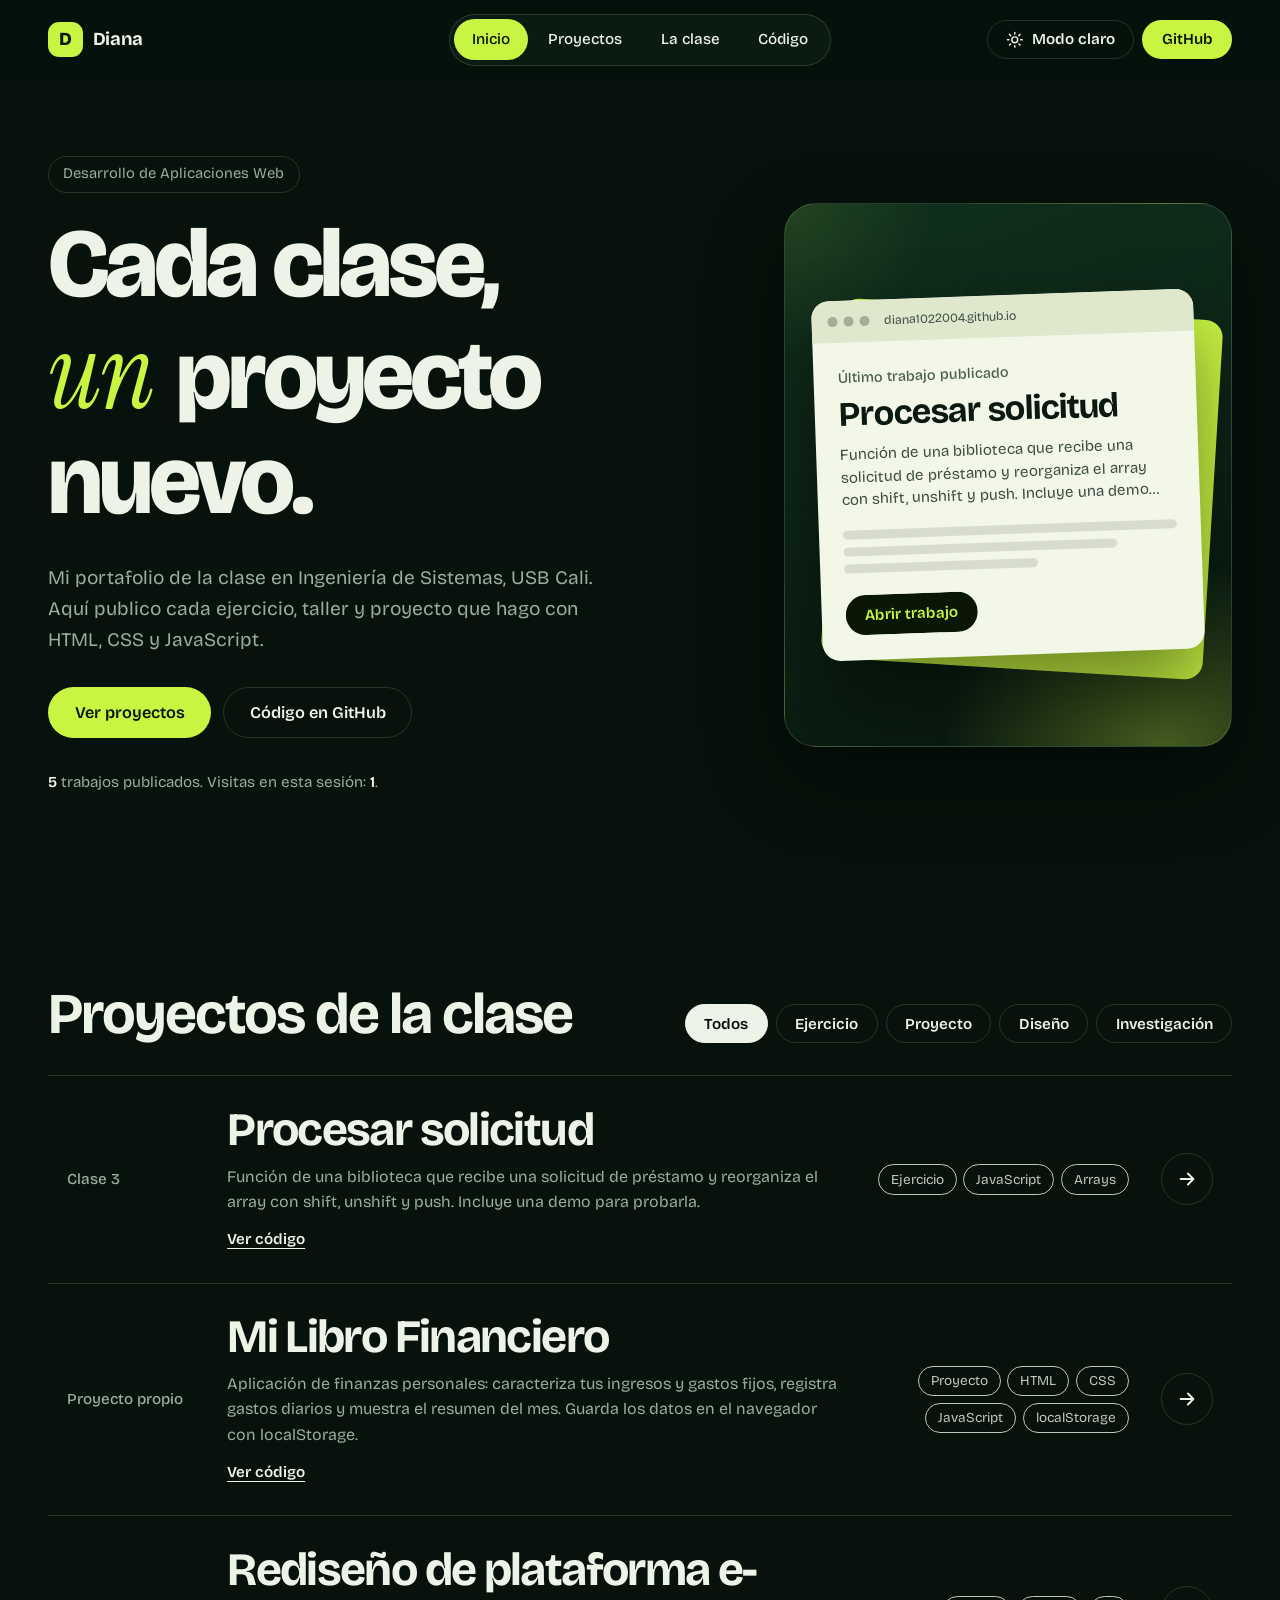
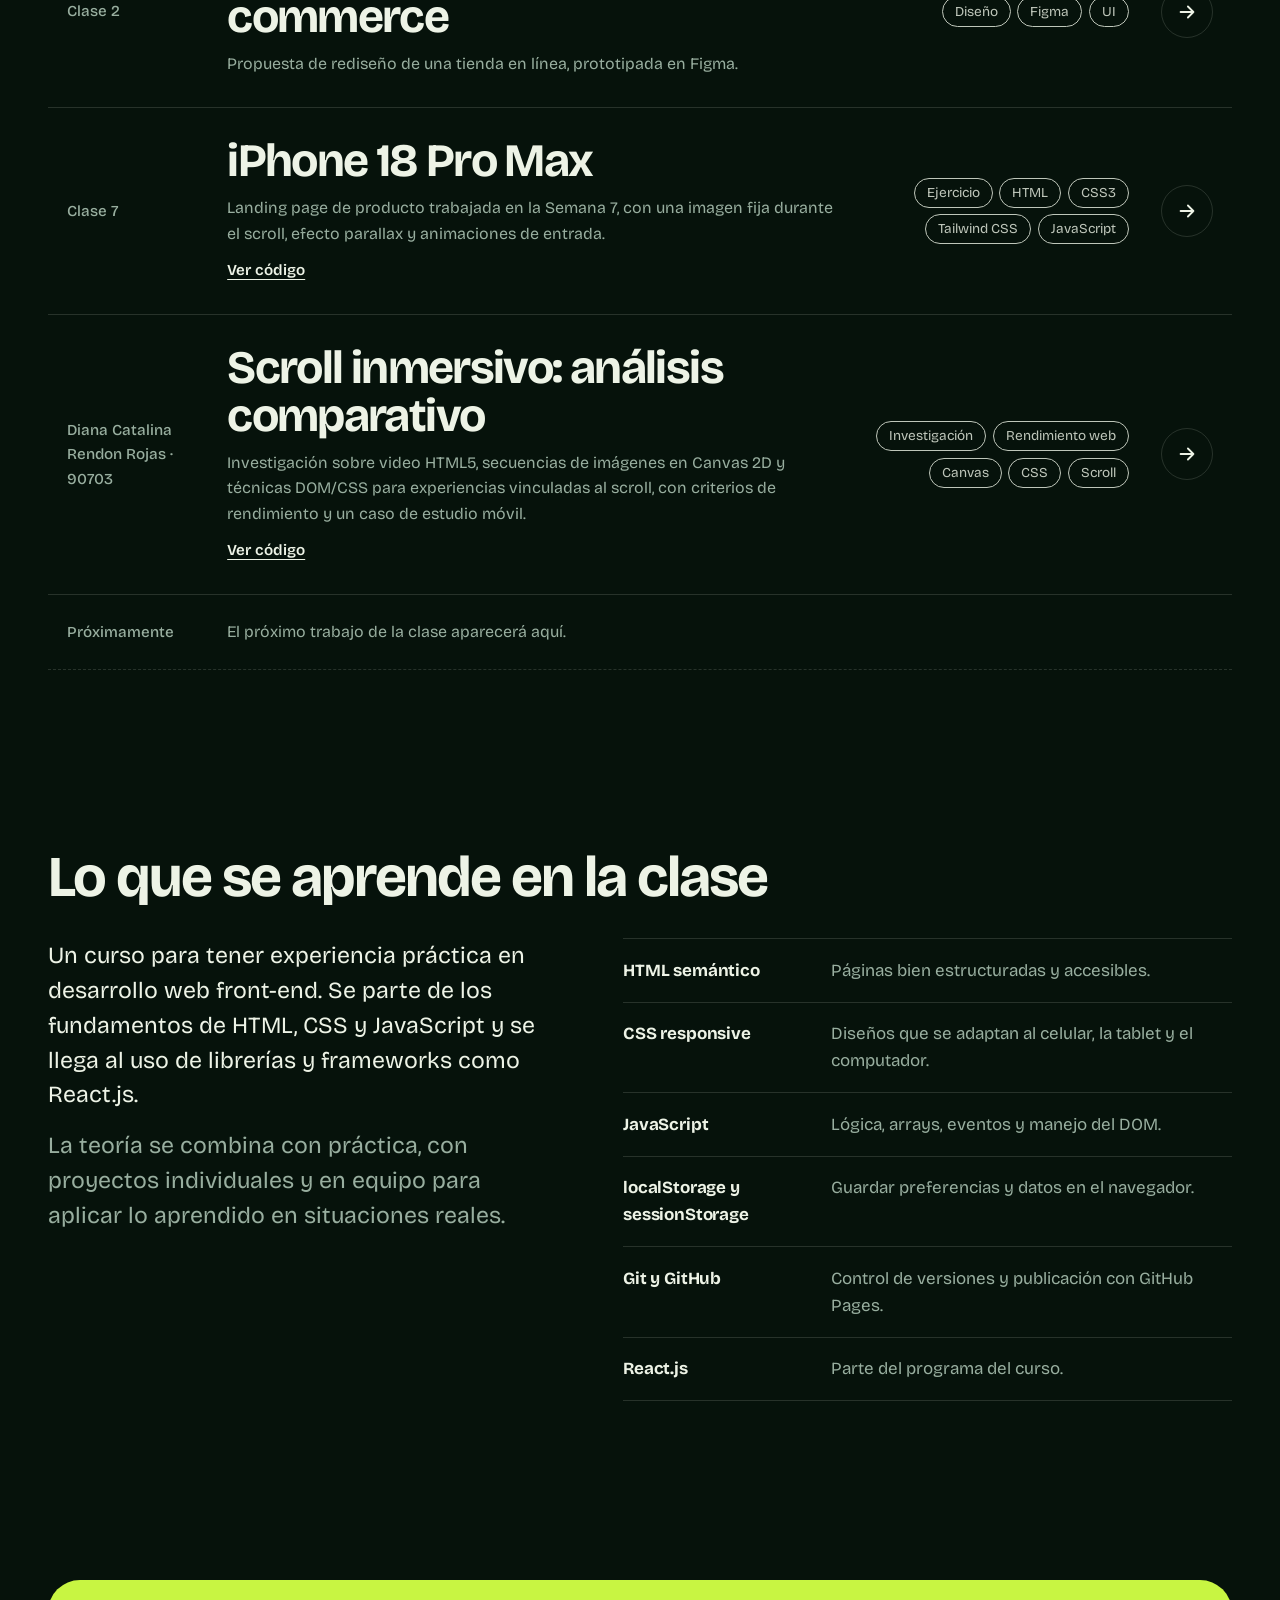
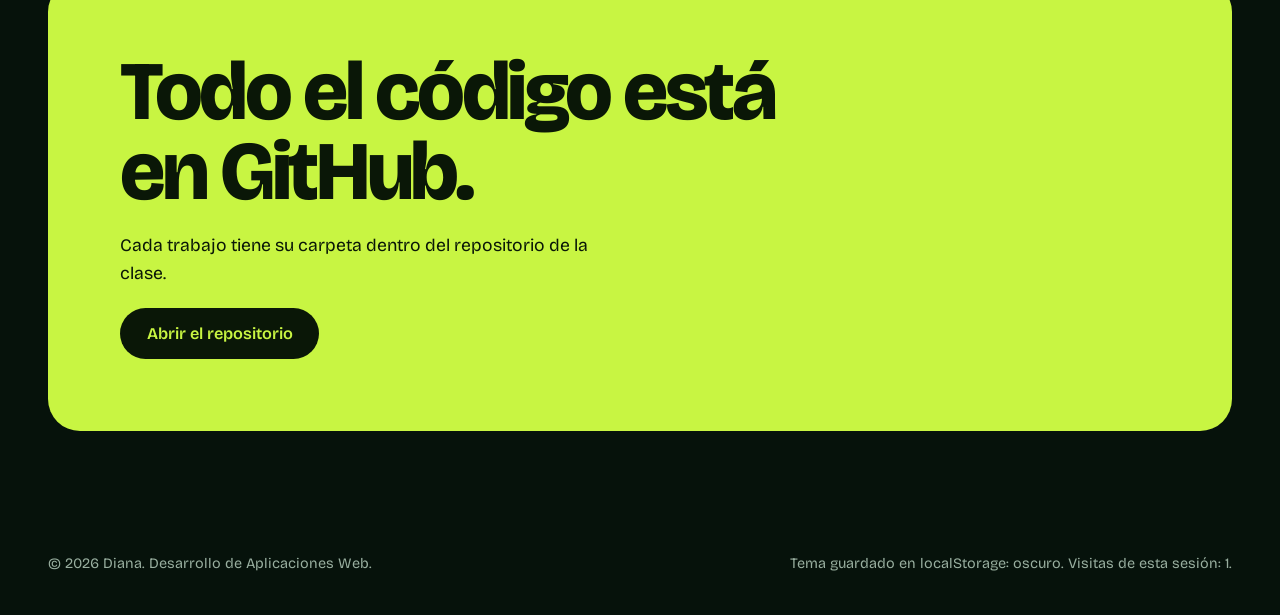
<file: index.html>
<!DOCTYPE html>
<html lang="es" data-theme="dark">

<head>
    <meta charset="utf-8">
    <meta name="viewport" content="width=device-width, initial-scale=1">
    <title>Desarrollo de Aplicaciones Web | Portafolio de Diana</title>
    <meta name="description"
        content="Portafolio de la clase Desarrollo de Aplicaciones Web: ejercicios, talleres y proyectos hechos con HTML, CSS y JavaScript.">
    <link rel="icon"
        href="data:image/svg+xml,%3Csvg xmlns='http://www.w3.org/2000/svg' viewBox='0 0 32 32'%3E%3Crect width='32' height='32' rx='9' fill='%2306120b'/%3E%3Ctext x='16' y='23' font-size='20' font-weight='800' text-anchor='middle' fill='%23c8f542' font-family='sans-serif'%3ED%3C/text%3E%3C/svg%3E">

    <link rel="preconnect" href="https://fonts.googleapis.com">
    <link rel="preconnect" href="https://fonts.gstatic.com" crossorigin>
    <link
        href="https://fonts.googleapis.com/css2?family=Bricolage+Grotesque:opsz,wght@12..96,300..800&family=Instrument+Serif:ital@1&display=swap"
        rel="stylesheet">
    <link rel="stylesheet" href="css/portfolio.css">

    <!-- Se carga aquí para aplicar el tema guardado antes de pintar la página -->
    <script src="js/theme.js"></script>
</head>

<body>
    <a class="skip" href="#contenido">Saltar al contenido</a>

    <header class="site-header">
        <a class="brand" href="#inicio" aria-label="Diana, ir al inicio">
            <span class="brand-mark" aria-hidden="true">D</span>
            <span>Diana</span>
        </a>

        <nav class="nav-pill" aria-label="Secciones">
            <a href="#inicio" class="is-active" aria-current="true">Inicio</a>
            <a href="#proyectos">Proyectos</a>
            <a href="#clase">La clase</a>
            <a href="#contacto">Código</a>
        </nav>

        <div class="header-actions">
            <button id="themeToggle" class="pill pill-ghost theme-toggle" type="button">
                <svg class="icon-sun" viewBox="0 0 24 24" fill="none" stroke="currentColor" stroke-width="2"
                    stroke-linecap="round" stroke-linejoin="round" aria-hidden="true">
                    <circle cx="12" cy="12" r="4" />
                    <path d="M12 2v2M12 20v2M4.9 4.9l1.4 1.4M17.7 17.7l1.4 1.4M2 12h2M20 12h2M4.9 19.1l1.4-1.4M17.7 6.3l1.4-1.4" />
                </svg>
                <svg class="icon-moon" viewBox="0 0 24 24" fill="none" stroke="currentColor" stroke-width="2"
                    stroke-linecap="round" stroke-linejoin="round" aria-hidden="true">
                    <path d="M21 12.8A9 9 0 1 1 11.2 3a7 7 0 0 0 9.8 9.8z" />
                </svg>
                <span id="themeText">Modo claro</span>
            </button>
            <a class="pill pill-lime" data-repo-link href="https://github.com/diana1022004/desarrollo-de-aplicaciones-web"
                target="_blank" rel="noopener">GitHub</a>
        </div>
    </header>

    <main id="contenido">
        <!-- INICIO -->
        <section class="hero" id="inicio">
            <div class="wrap hero-grid">
                <div class="hero-copy">
                    <p class="chip">Desarrollo de Aplicaciones Web</p>

                    <h1 class="hero-title" aria-label="Cada clase, un proyecto nuevo.">
                        <span class="line" aria-hidden="true"><span>Cada clase,</span></span>
                        <span class="line" aria-hidden="true"><span><em>un</em> proyecto</span></span>
                        <span class="line" aria-hidden="true"><span>nuevo.</span></span>
                    </h1>

                    <p class="lead">Mi portafolio de la clase en Ingeniería de Sistemas, USB Cali. Aquí publico cada
                        ejercicio, taller y proyecto que hago con HTML, CSS y JavaScript.</p>

                    <div class="hero-actions">
                        <a class="pill pill-lime pill-lg" href="#proyectos">Ver proyectos</a>
                        <a class="pill pill-ghost pill-lg" data-repo-link
                            href="https://github.com/diana1022004/desarrollo-de-aplicaciones-web" target="_blank"
                            rel="noopener">Código en GitHub</a>
                    </div>

                    <p class="hero-meta"><strong id="projectCount">0</strong> trabajos publicados. Visitas en esta
                        sesión: <strong id="visitCount">1</strong>.</p>
                </div>

                <aside class="hero-panel" aria-label="Último trabajo publicado">
                    <div class="browser-stage">
                        <div class="browser">
                            <div class="browser-bar" aria-hidden="true">
                                <i></i><i></i><i></i>
                                <span>diana1022004.github.io</span>
                            </div>
                            <div class="browser-body">
                                <p class="browser-kicker">Último trabajo publicado</p>
                                <h2 class="browser-title" id="latestTitle">Cargando…</h2>
                                <p class="browser-desc" id="latestDesc"></p>
                                <div class="skeleton" aria-hidden="true"><b></b><b></b><b></b></div>
                                <a class="pill pill-dark" id="latestLink" href="#proyectos">Abrir trabajo</a>
                            </div>
                        </div>
                    </div>
                </aside>
            </div>
        </section>

        <!-- PROYECTOS -->
        <section class="section" id="proyectos" aria-labelledby="proyectos-titulo">
            <div class="wrap">
                <div class="section-head">
                    <h2 class="h2" id="proyectos-titulo">Proyectos de la clase</h2>
                    <div class="filters" id="filters" role="group" aria-label="Filtrar por tipo"></div>
                </div>

                <div class="index" id="projectList"></div>

                <noscript>
                    <p class="lead">Activa JavaScript para ver la lista de proyectos, o revisa el código directamente
                        en <a href="https://github.com/diana1022004/desarrollo-de-aplicaciones-web">GitHub</a>.</p>
                </noscript>
            </div>
        </section>

        <!-- LA CLASE -->
        <section class="section" id="clase" aria-labelledby="clase-titulo">
            <div class="wrap">
                <div class="section-head">
                    <h2 class="h2" id="clase-titulo">Lo que se aprende en la clase</h2>
                </div>

                <div class="about-grid">
                    <div>
                        <p class="about-text">Un curso para tener experiencia práctica en desarrollo web front-end. Se
                            parte de los fundamentos de HTML, CSS y JavaScript y se llega al uso de librerías y
                            frameworks como React.js.</p>
                        <p class="about-text">La teoría se combina con práctica, con proyectos individuales y en equipo
                            para aplicar lo aprendido en situaciones reales.</p>
                    </div>

                    <dl class="topics">
                        <div>
                            <dt>HTML semántico</dt>
                            <dd>Páginas bien estructuradas y accesibles.</dd>
                        </div>
                        <div>
                            <dt>CSS responsive</dt>
                            <dd>Diseños que se adaptan al celular, la tablet y el computador.</dd>
                        </div>
                        <div>
                            <dt>JavaScript</dt>
                            <dd>Lógica, arrays, eventos y manejo del DOM.</dd>
                        </div>
                        <div>
                            <dt>localStorage y sessionStorage</dt>
                            <dd>Guardar preferencias y datos en el navegador.</dd>
                        </div>
                        <div>
                            <dt>Git y GitHub</dt>
                            <dd>Control de versiones y publicación con GitHub Pages.</dd>
                        </div>
                        <div>
                            <dt>React.js</dt>
                            <dd>Parte del programa del curso.</dd>
                        </div>
                    </dl>
                </div>
            </div>
        </section>

        <!-- CÓDIGO -->
        <section class="section" id="contacto" aria-labelledby="contacto-titulo">
            <div class="wrap">
                <div class="cta-box">
                    <h2 class="cta-title" id="contacto-titulo">Todo el código está en GitHub.</h2>
                    <p>Cada trabajo tiene su carpeta dentro del repositorio de la clase.</p>
                    <a class="pill pill-dark pill-lg" data-repo-link
                        href="https://github.com/diana1022004/desarrollo-de-aplicaciones-web" target="_blank"
                        rel="noopener">Abrir el repositorio</a>
                </div>
            </div>
        </section>
    </main>

    <footer class="wrap site-footer">
        <p>&copy; <span id="year">2026</span> Diana. Desarrollo de Aplicaciones Web.</p>
        <p id="storageInfo"></p>
    </footer>

    <script src="js/projects.js"></script>
    <script src="js/main.js"></script>
</body>

</html>
</file>
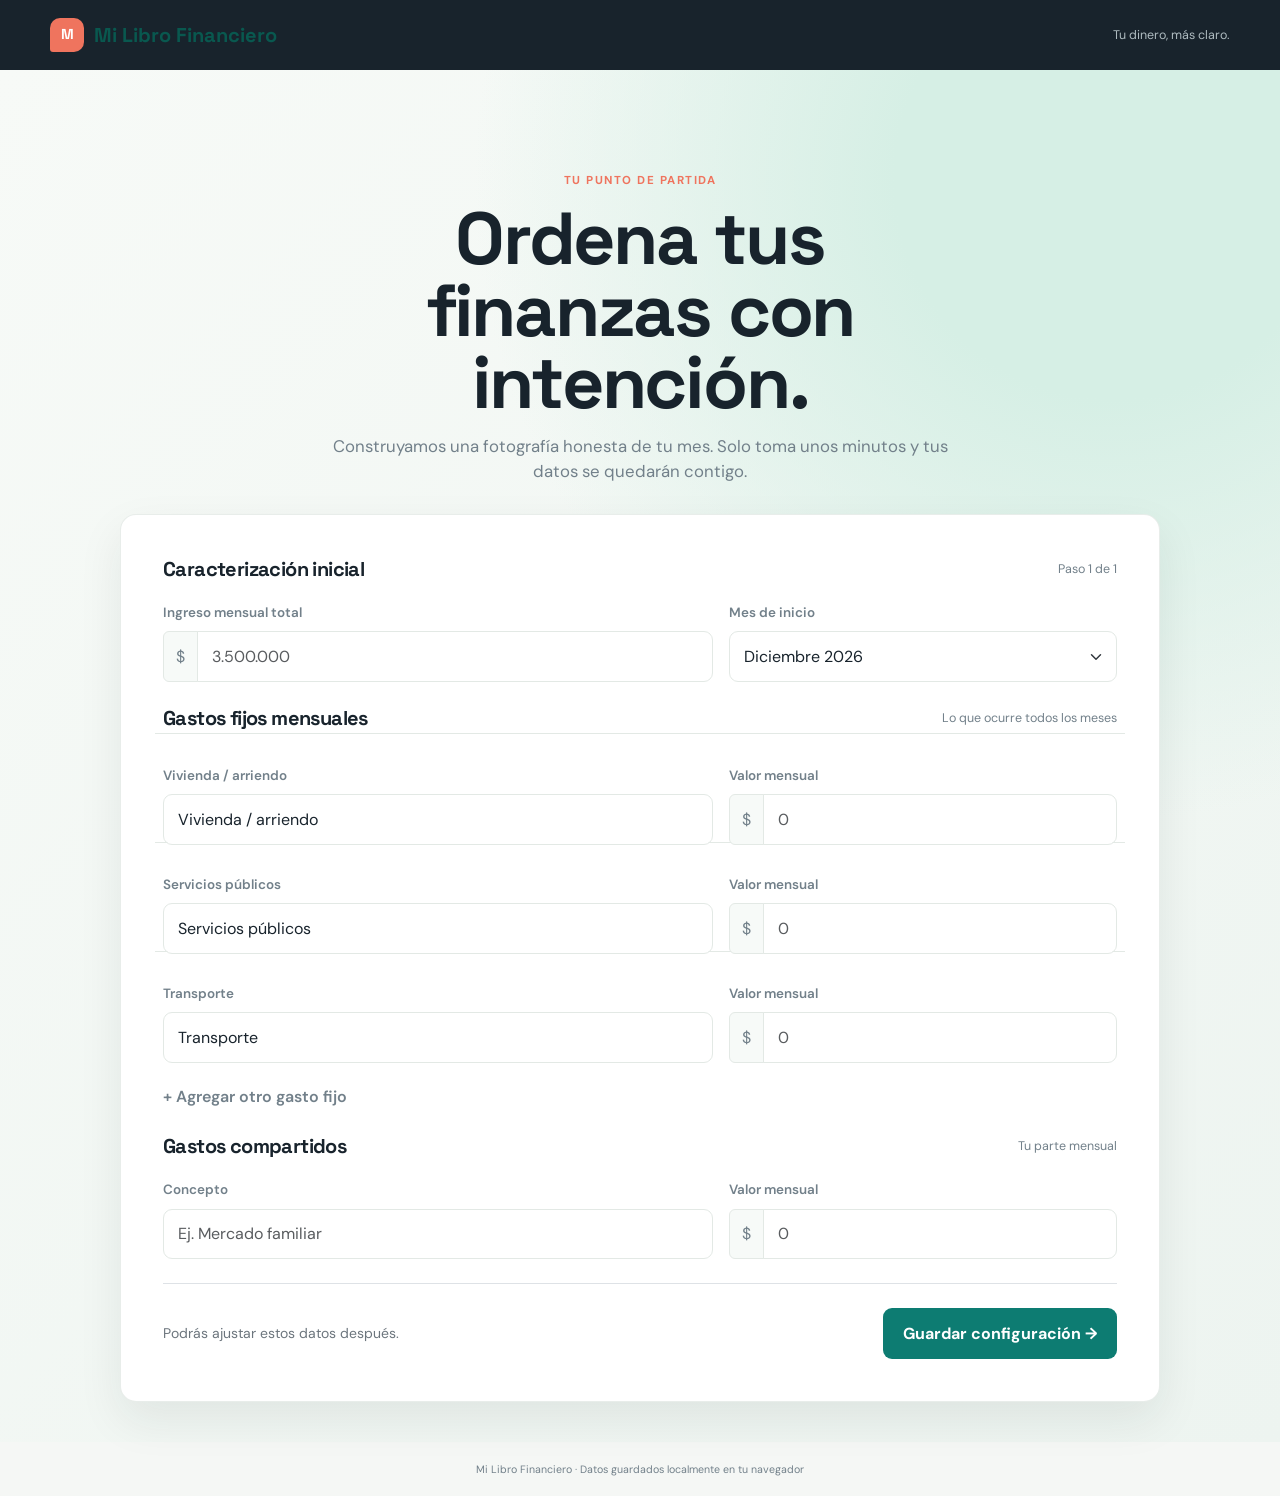
<file: modules/caracterizacion-y-presupuesto/index.html>
<!DOCTYPE html>
<html lang="es">
<head>
  <meta charset="UTF-8">
  <meta name="viewport" content="width=device-width, initial-scale=1.0">
  <meta http-equiv="refresh" content="0; url=css/index.html">
  <title>Mi Libro Financiero | Finanzas personales</title>
</head>
<body>
  <p>Abriendo Mi Libro Financiero...</p>
  <script>window.location.replace('css/index.html');</script>
</body>
</html>
</file>
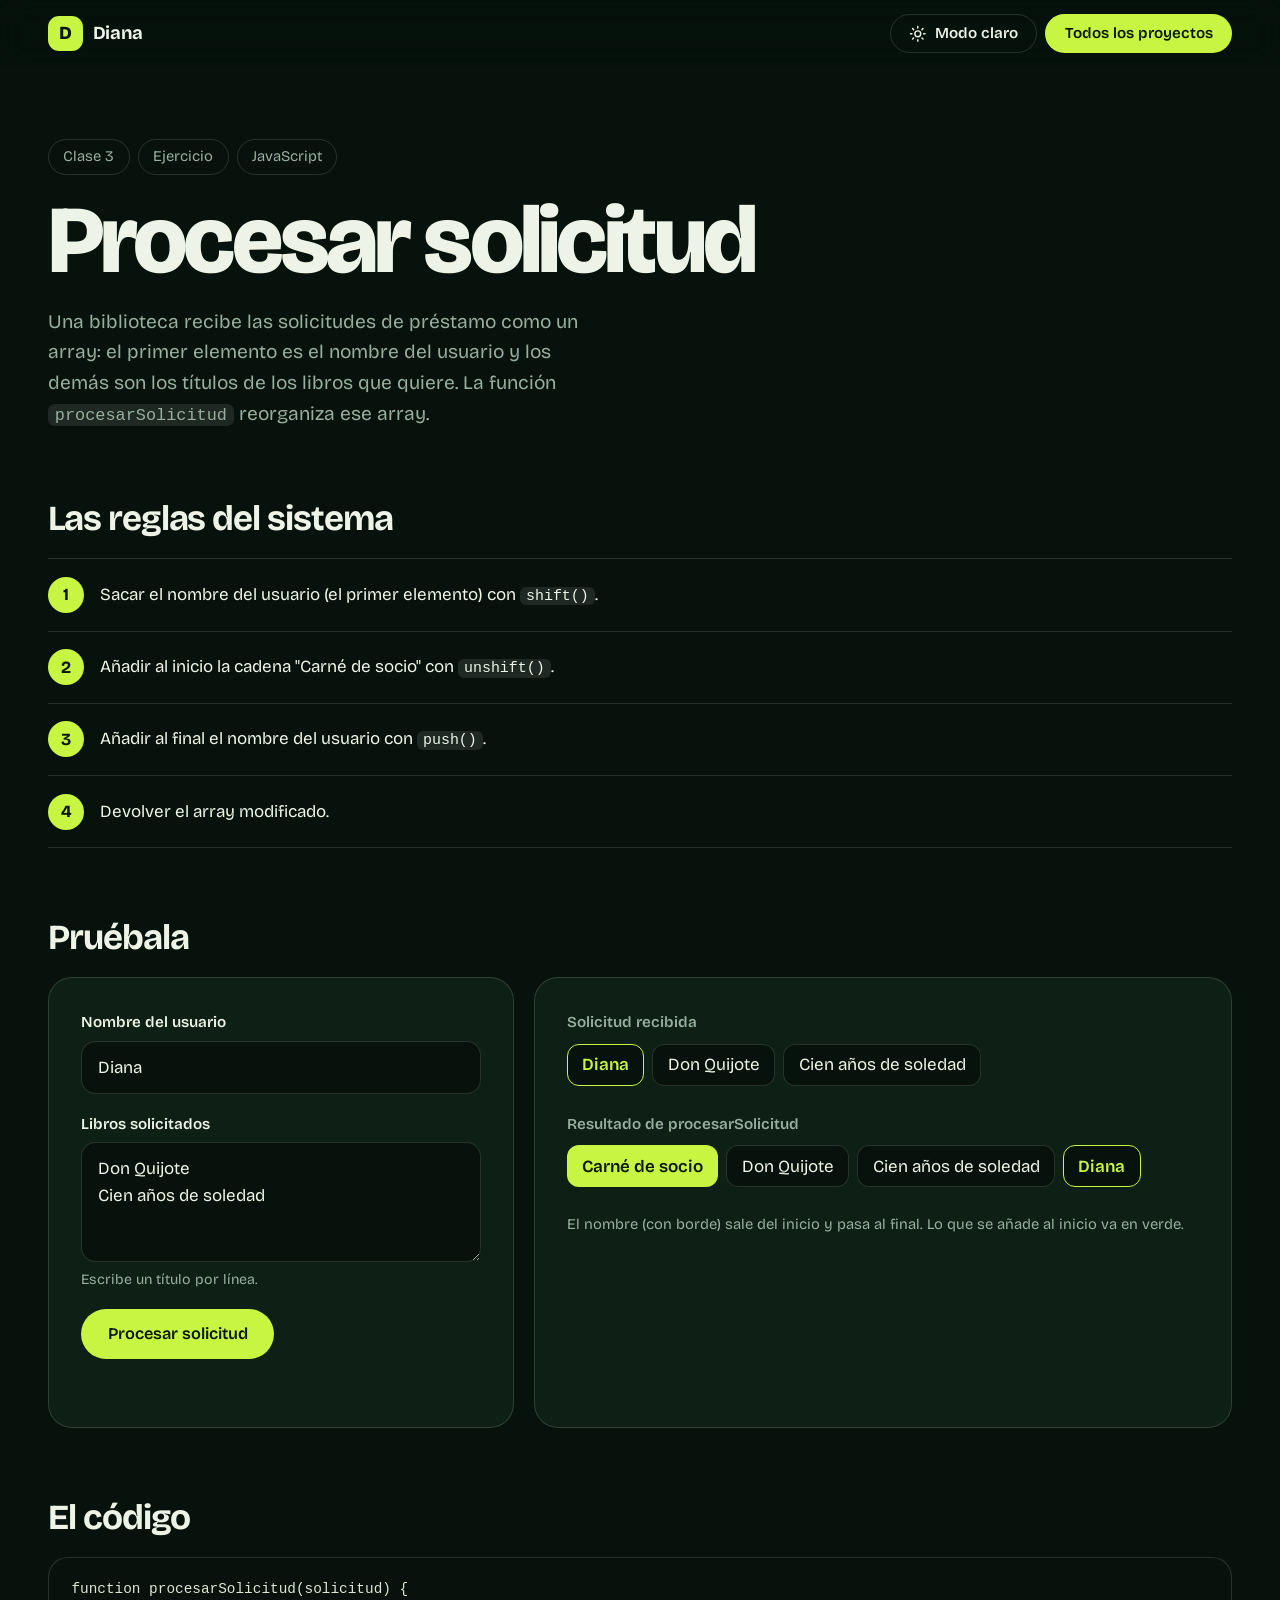
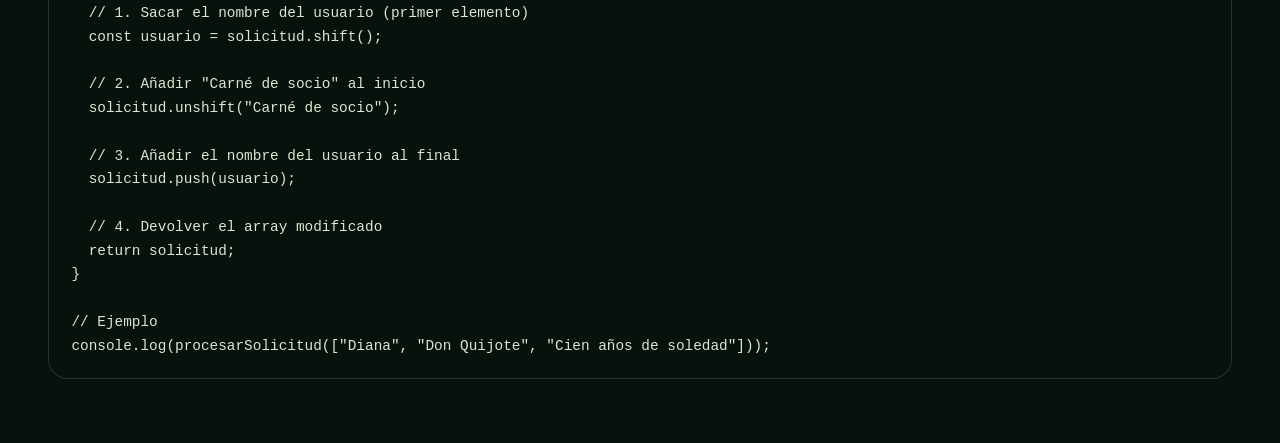
<file: modules/class3/index.html>
<!DOCTYPE html>
<html lang="es" data-theme="dark">

<head>
    <meta charset="utf-8">
    <meta name="viewport" content="width=device-width, initial-scale=1">
    <title>Procesar solicitud | Desarrollo de Aplicaciones Web</title>
    <meta name="description"
        content="Ejercicio de arrays en JavaScript: procesar una solicitud de préstamo de una biblioteca con shift, unshift y push.">
    <link rel="icon"
        href="data:image/svg+xml,%3Csvg xmlns='http://www.w3.org/2000/svg' viewBox='0 0 32 32'%3E%3Crect width='32' height='32' rx='9' fill='%2306120b'/%3E%3Ctext x='16' y='23' font-size='20' font-weight='800' text-anchor='middle' fill='%23c8f542' font-family='sans-serif'%3ED%3C/text%3E%3C/svg%3E">

    <link rel="preconnect" href="https://fonts.googleapis.com">
    <link rel="preconnect" href="https://fonts.gstatic.com" crossorigin>
    <link
        href="https://fonts.googleapis.com/css2?family=Bricolage+Grotesque:opsz,wght@12..96,300..800&family=Instrument+Serif:ital@1&display=swap"
        rel="stylesheet">
    <link rel="stylesheet" href="../../css/portfolio.css">
    <script src="../../js/theme.js"></script>
</head>

<body>
    <a class="skip" href="#contenido">Saltar al contenido</a>

    <header class="site-header site-header--simple">
        <a class="brand" href="../../index.html" aria-label="Diana, volver al inicio">
            <span class="brand-mark" aria-hidden="true">D</span>
            <span>Diana</span>
        </a>

        <div class="header-actions">
            <button id="themeToggle" class="pill pill-ghost theme-toggle" type="button">
                <svg class="icon-sun" viewBox="0 0 24 24" fill="none" stroke="currentColor" stroke-width="2"
                    stroke-linecap="round" stroke-linejoin="round" aria-hidden="true">
                    <circle cx="12" cy="12" r="4" />
                    <path d="M12 2v2M12 20v2M4.9 4.9l1.4 1.4M17.7 17.7l1.4 1.4M2 12h2M20 12h2M4.9 19.1l1.4-1.4M17.7 6.3l1.4-1.4" />
                </svg>
                <svg class="icon-moon" viewBox="0 0 24 24" fill="none" stroke="currentColor" stroke-width="2"
                    stroke-linecap="round" stroke-linejoin="round" aria-hidden="true">
                    <path d="M21 12.8A9 9 0 1 1 11.2 3a7 7 0 0 0 9.8 9.8z" />
                </svg>
                <span id="themeText">Modo claro</span>
            </button>
            <a class="pill pill-lime" href="../../index.html#proyectos">Todos los proyectos</a>
        </div>
    </header>

    <main id="contenido" class="wrap page">
        <div class="chips">
            <span class="chip">Clase 3</span>
            <span class="chip">Ejercicio</span>
            <span class="chip">JavaScript</span>
        </div>

        <h1 class="page-title">Procesar solicitud</h1>
        <p class="lead">Una biblioteca recibe las solicitudes de préstamo como un array: el primer elemento es el nombre
            del usuario y los demás son los títulos de los libros que quiere. La función <code>procesarSolicitud</code>
            reorganiza ese array.</p>

        <section class="page-block" aria-labelledby="reglas">
            <h2 class="h3" id="reglas">Las reglas del sistema</h2>
            <ol class="steps">
                <li><span>Sacar el nombre del usuario (el primer elemento) con <code>shift()</code>.</span></li>
                <li><span>Añadir al inicio la cadena "Carné de socio" con <code>unshift()</code>.</span></li>
                <li><span>Añadir al final el nombre del usuario con <code>push()</code>.</span></li>
                <li><span>Devolver el array modificado.</span></li>
            </ol>
        </section>

        <section class="page-block" aria-labelledby="demo-titulo">
            <h2 class="h3" id="demo-titulo">Pruébala</h2>
            <div class="demo">
                <form class="panel" id="demoForm" novalidate>
                    <div class="field">
                        <label for="nombre">Nombre del usuario</label>
                        <input id="nombre" name="nombre" type="text" value="Diana" autocomplete="off">
                    </div>
                    <div class="field">
                        <label for="libros">Libros solicitados</label>
                        <textarea id="libros" name="libros">Don Quijote
Cien años de soledad</textarea>
                        <small>Escribe un título por línea.</small>
                    </div>
                    <button class="pill pill-lime pill-lg" type="submit">Procesar solicitud</button>
                    <p class="hint" id="demoHint" role="status"></p>
                </form>

                <div class="panel" aria-live="polite">
                    <p class="result-label">Solicitud recibida</p>
                    <ul class="arr" id="antes"></ul>

                    <p class="result-label">Resultado de procesarSolicitud</p>
                    <ul class="arr" id="despues"></ul>

                    <p class="legend">El nombre (con borde) sale del inicio y pasa al final. Lo que se añade al inicio va
                        en verde.</p>
                </div>
            </div>
        </section>

        <section class="page-block" aria-labelledby="codigo-titulo">
            <h2 class="h3" id="codigo-titulo">El código</h2>
            <pre class="code-block" tabindex="0"><code id="codigo">Cargando Solicitud.js…</code></pre>
        </section>
    </main>

    <!-- El ejercicio: se carga tal cual, sin modificarlo -->
    <script src="Solicitud.js"></script>

    <script>
        (function () {
            var form = document.getElementById("demoForm");
            var nombreInput = document.getElementById("nombre");
            var librosInput = document.getElementById("libros");
            var antes = document.getElementById("antes");
            var despues = document.getElementById("despues");
            var hint = document.getElementById("demoHint");

            function pintar(lista, destino, esResultado) {
                destino.innerHTML = "";
                lista.forEach(function (texto, i) {
                    var li = document.createElement("li");
                    li.textContent = texto;
                    if (esResultado) {
                        if (i === 0) li.className = "is-new";
                        if (i === lista.length - 1) li.className = "is-user";
                    } else if (i === 0) {
                        li.className = "is-user";
                    }
                    destino.appendChild(li);
                });
            }

            function ejecutar() {
                var nombre = nombreInput.value.trim();
                if (!nombre) {
                    hint.textContent = "Escribe el nombre del usuario para procesar la solicitud.";
                    nombreInput.focus();
                    return;
                }
                hint.textContent = "";

                var libros = librosInput.value
                    .split("\n")
                    .map(function (t) { return t.trim(); })
                    .filter(Boolean);

                var entrada = [nombre].concat(libros);
                // procesarSolicitud modifica el array que recibe, por eso le pasamos una copia
                var salida = procesarSolicitud(entrada.slice());

                pintar(entrada, antes, false);
                pintar(salida, despues, true);
            }

            form.addEventListener("submit", function (e) {
                e.preventDefault();
                ejecutar();
            });
            ejecutar();

            fetch("Solicitud.js")
                .then(function (r) {
                    if (!r.ok) throw new Error("HTTP " + r.status);
                    return r.text();
                })
                .then(function (texto) {
                    document.getElementById("codigo").textContent = texto;
                })
                .catch(function () {
                    document.getElementById("codigo").textContent =
                        "No se pudo mostrar el código aquí. Abre el archivo Solicitud.js de esta carpeta.";
                });
        })();
    </script>
</body>

</html>
</file>
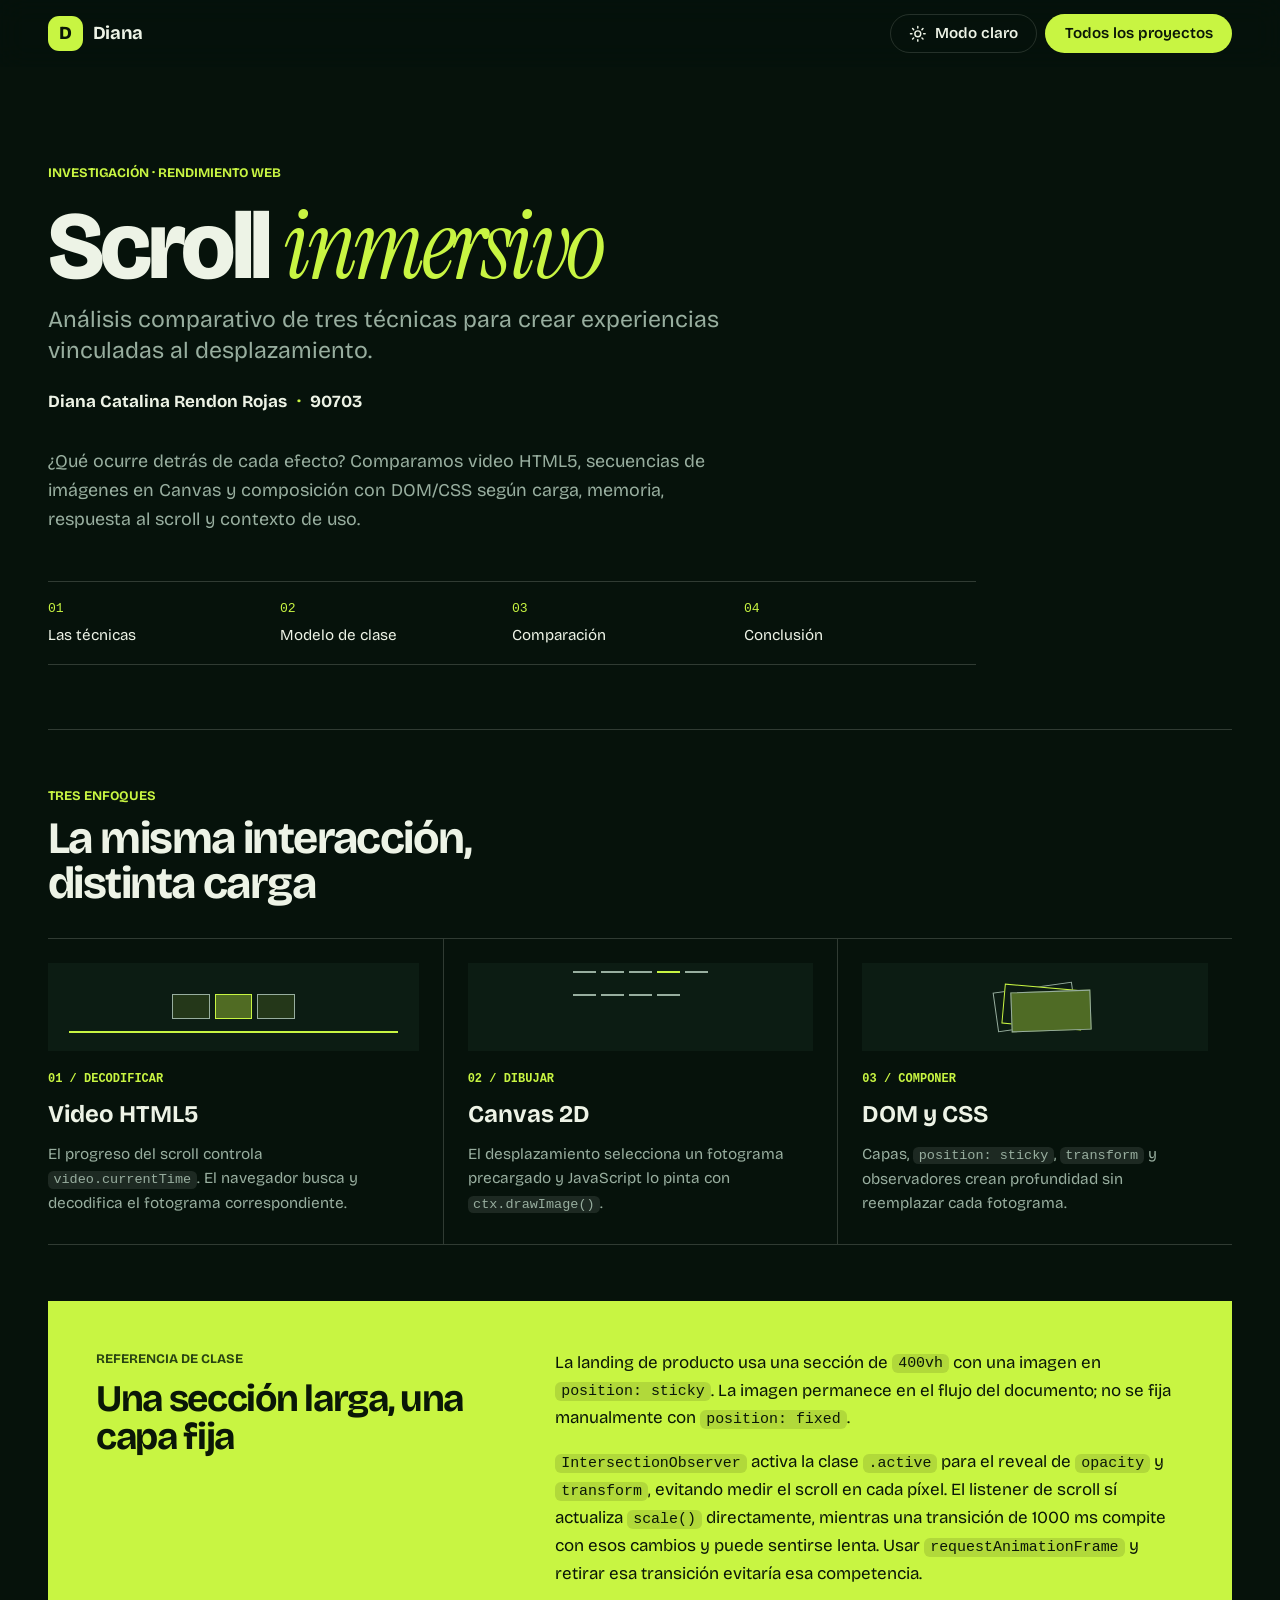
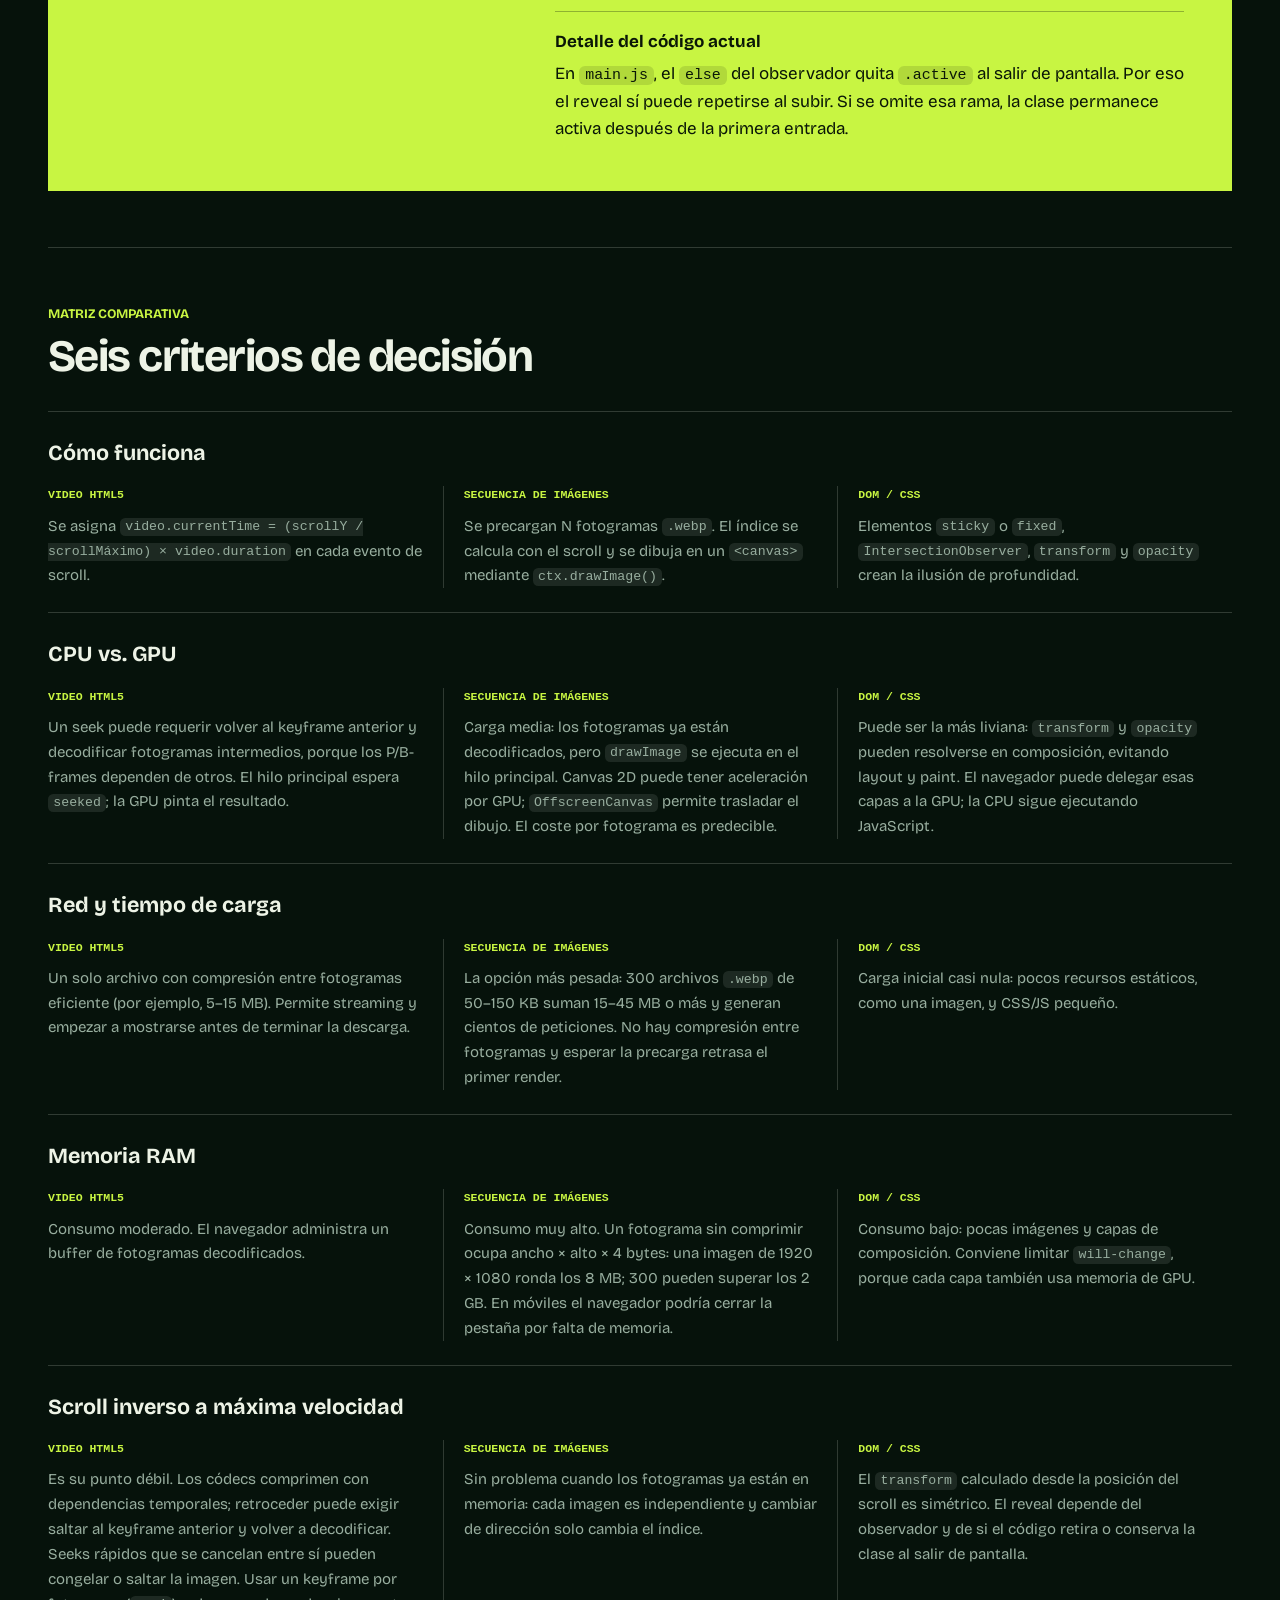
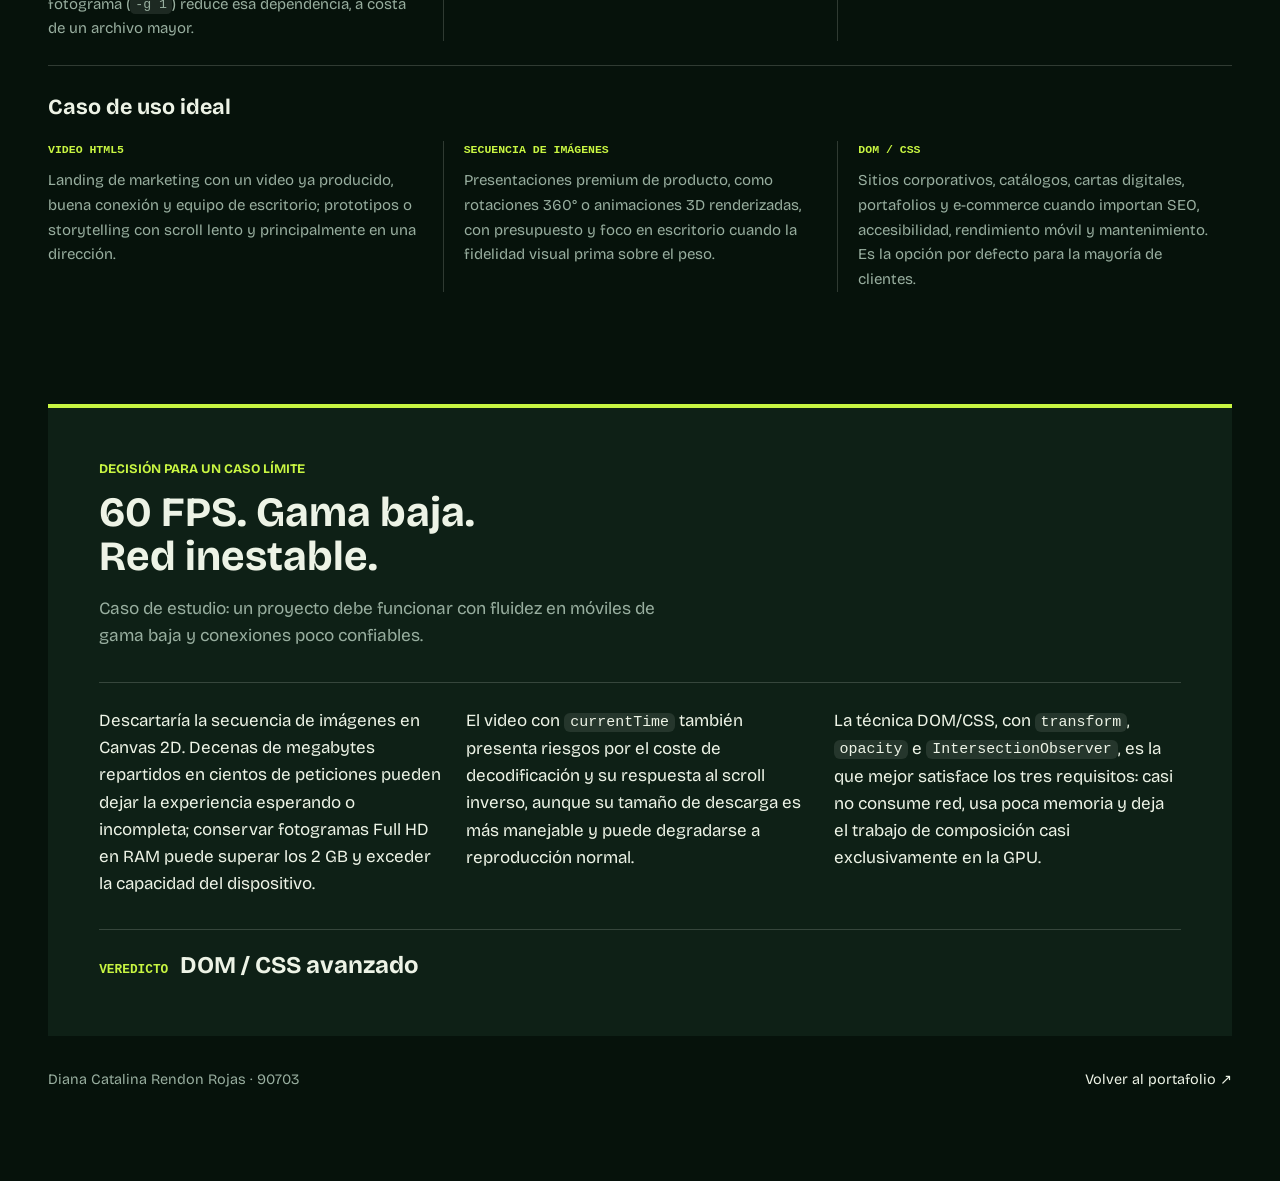
<file: modules/scroll-inmersivo/index.html>
<!DOCTYPE html>
<html lang="es" data-theme="dark">

<head>
  <meta charset="utf-8">
  <meta name="viewport" content="width=device-width, initial-scale=1">
  <meta name="description" content="Análisis comparativo de video HTML5, secuencia de imágenes en Canvas y técnicas DOM/CSS para experiencias inmersivas vinculadas al scroll.">
  <title>Scroll inmersivo | Análisis comparativo</title>
  <link rel="preconnect" href="https://fonts.googleapis.com">
  <link rel="preconnect" href="https://fonts.gstatic.com" crossorigin>
  <link href="https://fonts.googleapis.com/css2?family=Bricolage+Grotesque:opsz,wght@12..96,300..800&family=Instrument+Serif:ital@1&display=swap" rel="stylesheet">
  <link rel="stylesheet" href="../../css/portfolio.css">
  <link rel="stylesheet" href="styles.css">
  <script src="../../js/theme.js"></script>
</head>

<body>
  <a class="skip" href="#contenido">Saltar al contenido</a>

  <header class="site-header site-header--simple">
    <a class="brand" href="../../index.html" aria-label="Diana, volver al portafolio">
      <span class="brand-mark" aria-hidden="true">D</span>
      <span>Diana</span>
    </a>
    <div class="header-actions">
      <button id="themeToggle" class="pill pill-ghost theme-toggle" type="button">
        <svg class="icon-sun" viewBox="0 0 24 24" fill="none" stroke="currentColor" stroke-width="2" stroke-linecap="round" stroke-linejoin="round" aria-hidden="true">
          <circle cx="12" cy="12" r="4" />
          <path d="M12 2v2M12 20v2M4.9 4.9l1.4 1.4M17.7 17.7l1.4 1.4M2 12h2M20 12h2M4.9 19.1l1.4-1.4M17.7 6.3l1.4-1.4" />
        </svg>
        <svg class="icon-moon" viewBox="0 0 24 24" fill="none" stroke="currentColor" stroke-width="2" stroke-linecap="round" stroke-linejoin="round" aria-hidden="true">
          <path d="M21 12.8A9 9 0 1 1 11.2 3a7 7 0 0 0 9.8 9.8z" />
        </svg>
        <span id="themeText">Modo claro</span>
      </button>
      <a class="pill pill-lime" href="../../index.html#proyectos">Todos los proyectos</a>
    </div>
  </header>

  <main id="contenido" class="wrap page report">
    <header class="report-hero">
      <p class="report-kicker">Investigación · Rendimiento web</p>
      <h1 class="page-title">Scroll <em>inmersivo</em></h1>
      <p class="report-deck">Análisis comparativo de tres técnicas para crear experiencias vinculadas al desplazamiento.</p>
      <p class="report-author">Diana Catalina Rendon Rojas <span aria-hidden="true">·</span> 90703</p>
      <p class="report-objective">¿Qué ocurre detrás de cada efecto? Comparamos video HTML5, secuencias de imágenes en Canvas y composición con DOM/CSS según carga, memoria, respuesta al scroll y contexto de uso.</p>

      <div class="report-index" aria-label="Contenido del análisis">
        <a href="#metodos">01 <span>Las técnicas</span></a>
        <a href="#modelo">02 <span>Modelo de clase</span></a>
        <a href="#comparacion">03 <span>Comparación</span></a>
        <a href="#conclusion">04 <span>Conclusión</span></a>
      </div>
    </header>

    <section id="metodos" class="report-section" aria-labelledby="metodos-title">
      <div class="section-heading">
        <p class="report-kicker">Tres enfoques</p>
        <h2 class="h2" id="metodos-title">La misma interacción, distinta carga</h2>
      </div>

      <div class="method-grid">
        <article class="method">
          <div class="method-visual video-visual" aria-hidden="true"><span></span><span></span><span></span><i></i></div>
          <p class="method-number">01 / Decodificar</p>
          <h3>Video HTML5</h3>
          <p>El progreso del scroll controla <code>video.currentTime</code>. El navegador busca y decodifica el fotograma correspondiente.</p>
        </article>
        <article class="method">
          <div class="method-visual frames-visual" aria-hidden="true"><i></i><i></i><i></i><i></i><i></i><i></i><i></i><i></i><i></i></div>
          <p class="method-number">02 / Dibujar</p>
          <h3>Canvas 2D</h3>
          <p>El desplazamiento selecciona un fotograma precargado y JavaScript lo pinta con <code>ctx.drawImage()</code>.</p>
        </article>
        <article class="method">
          <div class="method-visual layers-visual" aria-hidden="true"><i></i><i></i><i></i></div>
          <p class="method-number">03 / Componer</p>
          <h3>DOM y CSS</h3>
          <p>Capas, <code>position: sticky</code>, <code>transform</code> y observadores crean profundidad sin reemplazar cada fotograma.</p>
        </article>
      </div>
    </section>

    <section id="modelo" class="class-model" aria-labelledby="modelo-title">
      <div>
        <p class="report-kicker">Referencia de clase</p>
        <h2 class="h2" id="modelo-title">Una sección larga, una capa fija</h2>
      </div>
      <div class="model-copy">
        <p>La landing de producto usa una sección de <code>400vh</code> con una imagen en <code>position: sticky</code>. La imagen permanece en el flujo del documento; no se fija manualmente con <code>position: fixed</code>.</p>
        <p><code>IntersectionObserver</code> activa la clase <code>.active</code> para el reveal de <code>opacity</code> y <code>transform</code>, evitando medir el scroll en cada píxel. El listener de scroll sí actualiza <code>scale()</code> directamente, mientras una transición de 1000 ms compite con esos cambios y puede sentirse lenta. Usar <code>requestAnimationFrame</code> y retirar esa transición evitaría esa competencia.</p>
        <aside class="accuracy-note">
          <strong>Detalle del código actual</strong>
          <p>En <code>main.js</code>, el <code>else</code> del observador quita <code>.active</code> al salir de pantalla. Por eso el reveal sí puede repetirse al subir. Si se omite esa rama, la clase permanece activa después de la primera entrada.</p>
        </aside>
      </div>
    </section>

    <section id="comparacion" class="report-section comparison" aria-labelledby="comparacion-title">
      <div class="section-heading">
        <p class="report-kicker">Matriz comparativa</p>
        <h2 class="h2" id="comparacion-title">Seis criterios de decisión</h2>
      </div>

      <section class="criterion" aria-labelledby="funciona-title">
        <h3 id="funciona-title">Cómo funciona</h3>
        <div class="criterion-grid">
          <article class="criterion-cell"><p class="cell-label">Video HTML5</p><p>Se asigna <code>video.currentTime = (scrollY / scrollMáximo) × video.duration</code> en cada evento de scroll.</p></article>
          <article class="criterion-cell"><p class="cell-label">Secuencia de imágenes</p><p>Se precargan N fotogramas <code>.webp</code>. El índice se calcula con el scroll y se dibuja en un <code>&lt;canvas&gt;</code> mediante <code>ctx.drawImage()</code>.</p></article>
          <article class="criterion-cell"><p class="cell-label">DOM / CSS</p><p>Elementos <code>sticky</code> o <code>fixed</code>, <code>IntersectionObserver</code>, <code>transform</code> y <code>opacity</code> crean la ilusión de profundidad.</p></article>
        </div>
      </section>

      <section class="criterion" aria-labelledby="cpu-title">
        <h3 id="cpu-title">CPU vs. GPU</h3>
        <div class="criterion-grid">
          <article class="criterion-cell"><p class="cell-label">Video HTML5</p><p>Un seek puede requerir volver al keyframe anterior y decodificar fotogramas intermedios, porque los P/B-frames dependen de otros. El hilo principal espera <code>seeked</code>; la GPU pinta el resultado.</p></article>
          <article class="criterion-cell"><p class="cell-label">Secuencia de imágenes</p><p>Carga media: los fotogramas ya están decodificados, pero <code>drawImage</code> se ejecuta en el hilo principal. Canvas 2D puede tener aceleración por GPU; <code>OffscreenCanvas</code> permite trasladar el dibujo. El coste por fotograma es predecible.</p></article>
          <article class="criterion-cell"><p class="cell-label">DOM / CSS</p><p>Puede ser la más liviana: <code>transform</code> y <code>opacity</code> pueden resolverse en composición, evitando layout y paint. El navegador puede delegar esas capas a la GPU; la CPU sigue ejecutando JavaScript.</p></article>
        </div>
      </section>

      <section class="criterion" aria-labelledby="red-title">
        <h3 id="red-title">Red y tiempo de carga</h3>
        <div class="criterion-grid">
          <article class="criterion-cell"><p class="cell-label">Video HTML5</p><p>Un solo archivo con compresión entre fotogramas eficiente (por ejemplo, 5–15 MB). Permite streaming y empezar a mostrarse antes de terminar la descarga.</p></article>
          <article class="criterion-cell"><p class="cell-label">Secuencia de imágenes</p><p>La opción más pesada: 300 archivos <code>.webp</code> de 50–150 KB suman 15–45 MB o más y generan cientos de peticiones. No hay compresión entre fotogramas y esperar la precarga retrasa el primer render.</p></article>
          <article class="criterion-cell"><p class="cell-label">DOM / CSS</p><p>Carga inicial casi nula: pocos recursos estáticos, como una imagen, y CSS/JS pequeño.</p></article>
        </div>
      </section>

      <section class="criterion" aria-labelledby="ram-title">
        <h3 id="ram-title">Memoria RAM</h3>
        <div class="criterion-grid">
          <article class="criterion-cell"><p class="cell-label">Video HTML5</p><p>Consumo moderado. El navegador administra un buffer de fotogramas decodificados.</p></article>
          <article class="criterion-cell"><p class="cell-label">Secuencia de imágenes</p><p>Consumo muy alto. Un fotograma sin comprimir ocupa ancho × alto × 4 bytes: una imagen de 1920 × 1080 ronda los 8 MB; 300 pueden superar los 2 GB. En móviles el navegador podría cerrar la pestaña por falta de memoria.</p></article>
          <article class="criterion-cell"><p class="cell-label">DOM / CSS</p><p>Consumo bajo: pocas imágenes y capas de composición. Conviene limitar <code>will-change</code>, porque cada capa también usa memoria de GPU.</p></article>
        </div>
      </section>

      <section class="criterion" aria-labelledby="reverse-title">
        <h3 id="reverse-title">Scroll inverso a máxima velocidad</h3>
        <div class="criterion-grid">
          <article class="criterion-cell"><p class="cell-label">Video HTML5</p><p>Es su punto débil. Los códecs comprimen con dependencias temporales; retroceder puede exigir saltar al keyframe anterior y volver a decodificar. Seeks rápidos que se cancelan entre sí pueden congelar o saltar la imagen. Usar un keyframe por fotograma (<code>-g 1</code>) reduce esa dependencia, a costa de un archivo mayor.</p></article>
          <article class="criterion-cell"><p class="cell-label">Secuencia de imágenes</p><p>Sin problema cuando los fotogramas ya están en memoria: cada imagen es independiente y cambiar de dirección solo cambia el índice.</p></article>
          <article class="criterion-cell"><p class="cell-label">DOM / CSS</p><p>El <code>transform</code> calculado desde la posición del scroll es simétrico. El reveal depende del observador y de si el código retira o conserva la clase al salir de pantalla.</p></article>
        </div>
      </section>

      <section class="criterion" aria-labelledby="uso-title">
        <h3 id="uso-title">Caso de uso ideal</h3>
        <div class="criterion-grid">
          <article class="criterion-cell"><p class="cell-label">Video HTML5</p><p>Landing de marketing con un video ya producido, buena conexión y equipo de escritorio; prototipos o storytelling con scroll lento y principalmente en una dirección.</p></article>
          <article class="criterion-cell"><p class="cell-label">Secuencia de imágenes</p><p>Presentaciones premium de producto, como rotaciones 360° o animaciones 3D renderizadas, con presupuesto y foco en escritorio cuando la fidelidad visual prima sobre el peso.</p></article>
          <article class="criterion-cell"><p class="cell-label">DOM / CSS</p><p>Sitios corporativos, catálogos, cartas digitales, portafolios y e-commerce cuando importan SEO, accesibilidad, rendimiento móvil y mantenimiento. Es la opción por defecto para la mayoría de clientes.</p></article>
        </div>
      </section>
    </section>

    <section id="conclusion" class="conclusion" aria-labelledby="conclusion-title">
      <p class="report-kicker">Decisión para un caso límite</p>
      <h2 id="conclusion-title">60 FPS. Gama baja. Red inestable.</h2>
      <p class="case-study">Caso de estudio: un proyecto debe funcionar con fluidez en móviles de gama baja y conexiones poco confiables.</p>
      <div class="conclusion-copy">
        <p>Descartaría la secuencia de imágenes en Canvas 2D. Decenas de megabytes repartidos en cientos de peticiones pueden dejar la experiencia esperando o incompleta; conservar fotogramas Full HD en RAM puede superar los 2 GB y exceder la capacidad del dispositivo.</p>
        <p>El video con <code>currentTime</code> también presenta riesgos por el coste de decodificación y su respuesta al scroll inverso, aunque su tamaño de descarga es más manejable y puede degradarse a reproducción normal.</p>
        <p>La técnica DOM/CSS, con <code>transform</code>, <code>opacity</code> e <code>IntersectionObserver</code>, es la que mejor satisface los tres requisitos: casi no consume red, usa poca memoria y deja el trabajo de composición casi exclusivamente en la GPU.</p>
      </div>
      <p class="verdict"><span>Veredicto</span> DOM / CSS avanzado</p>
    </section>

    <footer class="report-footer">
      <p>Diana Catalina Rendon Rojas · 90703</p>
      <a href="../../index.html#proyectos">Volver al portafolio <span aria-hidden="true">↗</span></a>
    </footer>
  </main>
</body>

</html>
</file>
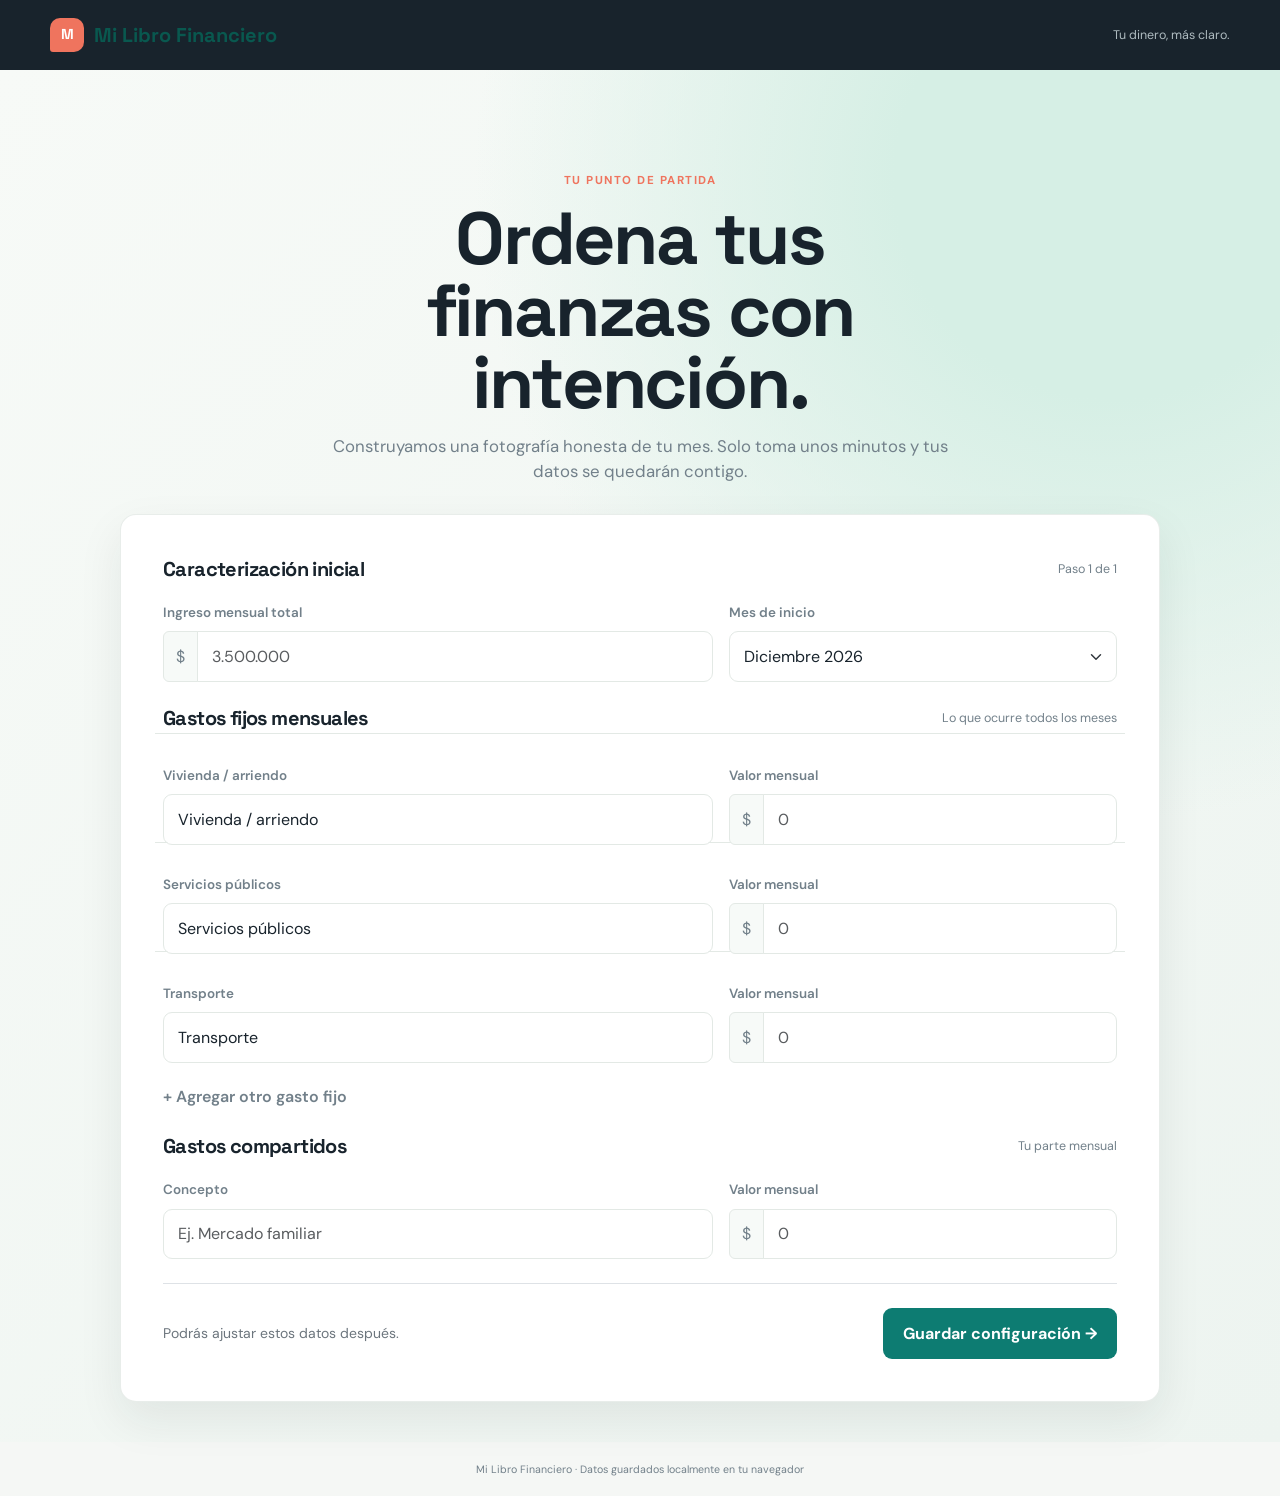
<file: modules/caracterizacion-y-presupuesto/css/index.html>
<!DOCTYPE html>
<html lang="es">
<head>
  <meta charset="UTF-8">
  <meta name="viewport" content="width=device-width, initial-scale=1.0">
  <meta name="description" content="Gestiona tus finanzas personales con claridad y control.">
  <title>Mi Libro Financiero | Finanzas personales</title>
  <link rel="preconnect" href="https://fonts.googleapis.com">
  <link rel="preconnect" href="https://fonts.gstatic.com" crossorigin>
  <link href="https://fonts.googleapis.com/css2?family=DM+Sans:wght@400;500;600;700&family=Space+Grotesk:wght@500;600;700&display=swap" rel="stylesheet">
  <link href="https://cdn.jsdelivr.net/npm/bootstrap@5.3.3/dist/css/bootstrap.min.css" rel="stylesheet">
  <link rel="stylesheet" href="styles.css">
</head>
<body>
  <header class="app-header">
    <div class="nav-inner">
      <a class="brand" href="#"><span class="brand-mark">M</span> Mi Libro Financiero</a>
      <div class="d-flex align-items-center gap-3">
        <span class="nav-subtitle">Tu dinero, más claro.</span>
        <button id="reset-app" class="btn-reset d-none" type="button">Resetear / Reconfigurar</button>
      </div>
    </div>
  </header>

  <main class="app-main">
    <section id="wizard-section" class="setup-page d-none">
      <div class="setup-wrap">
        <div class="setup-intro">
          <div class="eyebrow">Tu punto de partida</div>
          <h1>Ordena tus finanzas con intención.</h1>
          <p>Construyamos una fotografía honesta de tu mes. Solo toma unos minutos y tus datos se quedarán contigo.</p>
        </div>
        <form id="setup-form" class="setup-card" novalidate>
          <div class="section-title"><h2>Caracterización inicial</h2><span>Paso 1 de 1</span></div>
          <div class="row g-3 mb-4">
            <div class="col-md-7"><label class="form-label" for="income">Ingreso mensual total</label><div class="input-group"><span class="input-group-text">$</span><input id="income" class="form-control" type="number" min="0" step="1000" placeholder="3.500.000"></div></div>
            <div class="col-md-5"><label class="form-label" for="month">Mes de inicio</label><select id="month" class="form-select"></select></div>
          </div>
          <div class="section-title"><h2>Gastos fijos mensuales</h2><span>Lo que ocurre todos los meses</span></div>
          <div id="fixed-expenses"></div>
          <button type="button" id="add-fixed" class="btn-quiet px-0 mt-2">+ Agregar otro gasto fijo</button>
          <div class="section-title mt-4"><h2>Gastos compartidos</h2><span>Tu parte mensual</span></div>
          <div class="row g-3 align-items-end">
            <div class="col-sm-7"><label class="form-label" for="shared-name">Concepto</label><input id="shared-name" class="form-control" placeholder="Ej. Mercado familiar"></div>
            <div class="col-sm-5"><label class="form-label" for="shared-amount">Valor mensual</label><div class="input-group"><span class="input-group-text">$</span><input id="shared-amount" class="form-control" type="number" min="0" step="1000" placeholder="0"></div></div>
          </div>
          <div class="d-flex flex-column flex-sm-row justify-content-between align-items-sm-center gap-3 mt-4 pt-4 border-top">
            <small class="text-secondary">Podrás ajustar estos datos después.</small><button class="btn btn-primary-custom" type="submit">Guardar configuración <span aria-hidden="true">→</span></button>
          </div>
        </form>
      </div>
    </section>

    <section id="dashboard-section" class="dashboard d-none">
      <div class="dashboard-heading"><div><div class="eyebrow">Resumen mensual</div><h1>Hola, aquí está tu claridad.</h1><p id="dashboard-month"></p></div></div>
      <section class="row g-3 mb-4" id="summary-cards">
        <div class="col-sm-6 col-xl-3"><div class="summary-card accent"><div class="summary-label">Saldo disponible</div><div id="summary-available" class="summary-value"></div><div class="summary-foot">Después de tus compromisos</div></div></div>
        <div class="col-sm-6 col-xl-3"><div class="summary-card"><div class="summary-label">Ingreso mensual</div><div id="summary-income" class="summary-value"></div><div class="summary-foot">Tu base de este mes</div></div></div>
        <div class="col-sm-6 col-xl-3"><div class="summary-card"><div class="summary-label">Gastos fijos</div><div id="summary-fixed" class="summary-value"></div><div id="summary-fixed-foot" class="summary-foot"></div></div></div>
        <div class="col-sm-6 col-xl-3"><div class="summary-card"><div class="summary-label">Gastos diarios</div><div id="summary-daily" class="summary-value"></div><div id="summary-daily-foot" class="summary-foot"></div></div></div>
      </section>

      <div class="row g-4">
        <div class="col-lg-7"><section class="content-card"><div class="card-header-row"><h2>Registrar gasto diario</h2><span id="dashboard-month-badge" class="month-badge"></span></div>
          <form id="daily-form" class="daily-form" novalidate><div class="row g-3 align-items-end"><div class="col-sm-5"><label class="form-label" for="daily-name">¿En qué gastaste?</label><input id="daily-name" class="form-control" placeholder="Ej. Café y almuerzo"></div><div class="col-sm-4"><label class="form-label" for="daily-category">Categoría</label><select id="daily-category" class="form-select"><option>Alimentación</option><option>Transporte</option><option>Hogar</option><option>Ocio</option><option>Salud</option><option>Otro</option></select></div><div class="col-sm-3"><label class="form-label" for="daily-amount">Valor</label><div class="input-group"><span class="input-group-text">$</span><input id="daily-amount" class="form-control" type="number" min="1" step="1"></div></div></div><button class="btn btn-primary-custom mt-3" type="submit">Registrar gasto</button></form>
          <div class="card-header-row mt-4 mb-0"><h2>Movimientos recientes</h2><span id="daily-count" class="text-secondary small"></span></div><ul id="expense-list" class="expense-list"></ul>
        </section></div>
        <div class="col-lg-5"><section class="content-card mb-4"><div class="card-header-row"><h2>Panorama del mes</h2><span id="used-badge" class="month-badge"></span></div><div class="progress mb-3"><div id="used-progress" class="progress-bar"></div></div><div class="d-flex justify-content-between small text-secondary"><span>Comprometido</span><strong id="committed-total"></strong></div><hr><div class="d-flex justify-content-between py-1"><span class="text-secondary">Fijos</span><strong id="panorama-fixed"></strong></div><div class="d-flex justify-content-between py-1"><span class="text-secondary">Compartidos</span><strong id="panorama-shared"></strong></div><div class="d-flex justify-content-between py-1"><span class="text-secondary">Diarios</span><strong id="panorama-daily"></strong></div></section>
          <section class="content-card"><div class="card-header-row"><h2>Tu caracterización</h2><button id="edit-config" class="btn-quiet p-0">Editar</button></div><p class="small text-secondary mb-1">Ingreso base</p><p id="characterization-income" class="fs-5 fw-bold mb-3"></p><p class="small text-secondary mb-1">Gastos fijos y compartidos</p><p id="characterization-committed" class="fs-5 fw-bold mb-0"></p></section></div>
      </div>
    </section>
  </main>

  <footer class="app-footer"><small>Mi Libro Financiero · Datos guardados localmente en tu navegador</small></footer>
  <div id="toast" class="toast-message" role="status" aria-live="polite"></div>
  <template id="fixed-expense-template"><div class="row g-3 align-items-end expense-row" data-expense-row><div class="col-sm-7"><label class="form-label fixed-label"></label><input class="form-control fixed-name"></div><div class="col-sm-5"><label class="form-label">Valor mensual</label><div class="input-group"><span class="input-group-text">$</span><input class="form-control fixed-amount" type="number" min="0" step="1000" placeholder="0"></div></div></div></template>
  <script src="../Js/storage.js"></script>
  <script src="../Js/wizard.js"></script>
  <script src="../Js/dashboard.js"></script>
  <script src="../Js/app.js"></script>
</body>
</html>
</file>
<file: css/portfolio.css>
/* ---------- Tokens ---------- */
:root {
  --gutter: clamp(1.25rem, 4vw, 3rem);
  --font: "Bricolage Grotesque", system-ui, -apple-system, "Segoe UI", Roboto, sans-serif;
  --serif: "Instrument Serif", Georgia, "Times New Roman", serif;
  --mono: ui-monospace, SFMono-Regular, Menlo, Consolas, monospace;

  --lime: #c8f542;
  --lime-ink: #0a1707;

  /* Oscuro (por defecto) */
  --bg: #06120b;
  --surface: #0e2016;
  --line: rgba(237, 243, 230, 0.14);
  --text: #edf3e6;
  --muted: #98ae9f;
  --accent-text: #c8f542;
  --shadow: 0 30px 80px rgba(0, 0, 0, 0.45);
  color-scheme: dark;
}

:root[data-theme="light"] {
  --bg: #eef2e3;
  --surface: #f8faf1;
  --line: rgba(11, 26, 16, 0.18);
  --text: #0b1a10;
  --muted: #4f6155;
  --accent-text: #3a6408;
  --shadow: 0 30px 80px rgba(11, 26, 16, 0.18);
  color-scheme: light;
}

/* ---------- Base ---------- */
*,
*::before,
*::after { box-sizing: border-box; }

html { scroll-behavior: smooth; scroll-padding-top: 6.5rem; }

body {
  margin: 0;
  background: var(--bg);
  color: var(--text);
  font-family: var(--font);
  font-size: 1.0625rem;
  line-height: 1.6;
  font-optical-sizing: auto;
  -webkit-font-smoothing: antialiased;
}

h1, h2, h3, p, ul, ol, dl, dd { margin: 0; }
ul, ol { padding: 0; list-style: none; }
a { color: inherit; }
img, svg { max-width: 100%; }

code {
  font-family: var(--mono);
  font-size: 0.88em;
  padding: 0.1em 0.4em;
  border-radius: 0.4em;
  background: color-mix(in srgb, var(--text) 10%, transparent);
}

:focus-visible {
  outline: 3px solid var(--accent-text);
  outline-offset: 3px;
}

.wrap {
  width: min(100% - 2 * var(--gutter), 1240px);
  margin-inline: auto;
}

.sr-only {
  position: absolute;
  width: 1px;
  height: 1px;
  overflow: hidden;
  clip: rect(0 0 0 0);
  white-space: nowrap;
}

.skip {
  position: fixed;
  left: 1rem;
  top: -4rem;
  z-index: 100;
  padding: 0.6rem 1rem;
  border-radius: 999px;
  background: var(--lime);
  color: var(--lime-ink);
  font-weight: 600;
  text-decoration: none;
  transition: top 0.2s;
}
.skip:focus { top: 1rem; }

/* ---------- Botones tipo pastilla ---------- */
.pill {
  display: inline-flex;
  align-items: center;
  justify-content: center;
  gap: 0.5rem;
  padding: 0.6rem 1.15rem;
  border: 1px solid transparent;
  border-radius: 999px;
  background: transparent;
  color: var(--text);
  font: inherit;
  font-size: 0.95rem;
  font-weight: 600;
  line-height: 1.2;
  text-decoration: none;
  cursor: pointer;
  transition: background 0.2s, color 0.2s, border-color 0.2s;
}
.pill-lg { padding: 0.9rem 1.6rem; font-size: 1.02rem; }
.pill-lime { background: var(--lime); color: var(--lime-ink); }
.pill-lime:hover { background: #d7ff5a; }
.pill-ghost { border-color: var(--line); }
.pill-ghost:hover { border-color: var(--accent-text); }
.pill-dark { background: var(--lime-ink); color: var(--lime); }
.pill-dark:hover { background: #17300f; }

/* ---------- Encabezado ---------- */
.site-header {
  position: sticky;
  top: 0;
  z-index: 30;
  display: grid;
  grid-template-columns: 1fr auto 1fr;
  align-items: center;
  gap: 0.75rem 1rem;
  padding: 0.85rem var(--gutter);
  background: color-mix(in srgb, var(--bg) 82%, transparent);
  -webkit-backdrop-filter: blur(14px);
  backdrop-filter: blur(14px);
}

.brand {
  display: inline-flex;
  align-items: center;
  gap: 0.6rem;
  justify-self: start;
  font-size: 1.15rem;
  font-weight: 700;
  letter-spacing: -0.02em;
  text-decoration: none;
}
.brand-mark {
  display: grid;
  place-items: center;
  width: 2.2rem;
  height: 2.2rem;
  border-radius: 0.7rem;
  background: var(--lime);
  color: var(--lime-ink);
  font-weight: 800;
}

.nav-pill {
  display: flex;
  gap: 0.2rem;
  padding: 0.3rem;
  border: 1px solid var(--line);
  border-radius: 999px;
  background: color-mix(in srgb, var(--surface) 70%, transparent);
}
.nav-pill a {
  padding: 0.5rem 1.1rem;
  border-radius: 999px;
  font-size: 0.95rem;
  font-weight: 500;
  text-decoration: none;
  white-space: nowrap;
  transition: background 0.2s, color 0.2s;
}
.nav-pill a:hover { background: color-mix(in srgb, var(--text) 10%, transparent); }
.nav-pill a.is-active { background: var(--lime); color: var(--lime-ink); }

.header-actions {
  display: flex;
  justify-self: end;
  gap: 0.5rem;
}

.theme-toggle svg { width: 1.1rem; height: 1.1rem; }
:root[data-theme="dark"] .icon-moon,
:root:not([data-theme]) .icon-moon { display: none; }
:root[data-theme="light"] .icon-sun { display: none; }

/* ---------- Inicio ---------- */
.hero { padding-block: clamp(2rem, 6vw, 5rem) clamp(3rem, 8vw, 6.5rem); }

.hero-grid {
  display: grid;
  grid-template-columns: minmax(0, 1.2fr) minmax(0, 0.8fr);
  gap: clamp(2rem, 5vw, 4.5rem);
  align-items: center;
}

.chip {
  display: inline-block;
  padding: 0.35rem 0.9rem;
  border: 1px solid var(--line);
  border-radius: 999px;
  color: var(--muted);
  font-size: 0.92rem;
}

.hero-title {
  margin-block: 1.4rem 1.6rem;
  font-size: clamp(3.1rem, 7.6vw, 7rem);
  font-weight: 800;
  line-height: 0.94;
  letter-spacing: -0.04em;
}
.hero-title .line {
  display: block;
  overflow: hidden;
  padding: 0.04em 0.12em 0.1em 0;
}
.hero-title .line > span {
  display: block;
  animation: rise 0.9s cubic-bezier(0.2, 0.8, 0.2, 1) both;
}
.hero-title .line:nth-child(2) > span { animation-delay: 0.12s; }
.hero-title .line:nth-child(3) > span { animation-delay: 0.24s; }

.hero-title em {
  padding-right: 0.06em;
  color: var(--accent-text);
  font-family: var(--serif);
  font-size: 1.08em;
  font-style: italic;
  font-weight: 400;
  letter-spacing: -0.01em;
}

@keyframes rise {
  from { transform: translateY(105%); }
  to { transform: translateY(0); }
}

.lead {
  max-width: 46ch;
  color: var(--muted);
  font-size: clamp(1.05rem, 1.6vw, 1.2rem);
}

.hero-actions {
  display: flex;
  flex-wrap: wrap;
  gap: 0.75rem;
  margin-top: 2rem;
}

.hero-meta {
  margin-top: 2rem;
  color: var(--muted);
  font-size: 0.95rem;
}
.hero-meta strong { color: var(--text); font-weight: 600; }

/* Panel con el último trabajo (siempre oscuro, como una foto) */
.hero-panel {
  position: relative;
  isolation: isolate;
  display: grid;
  place-items: center;
  min-height: 34rem;
  padding: clamp(1.25rem, 3vw, 2rem);
  overflow: hidden;
  border: 1px solid rgba(237, 243, 230, 0.14);
  border-radius: 2rem;
  color: #edf3e6;
  background:
    radial-gradient(80% 55% at 85% 100%, rgba(200, 245, 66, 0.32), transparent 62%),
    radial-gradient(55% 45% at 0% 0%, rgba(200, 245, 66, 0.1), transparent 60%),
    linear-gradient(160deg, #10301d, #08170e);
  box-shadow: var(--shadow);
}
.hero-panel::before {
  content: "";
  position: absolute;
  inset: 0;
  z-index: -1;
  background-image:
    linear-gradient(rgba(237, 243, 230, 0.06) 1px, transparent 1px),
    linear-gradient(90deg, rgba(237, 243, 230, 0.06) 1px, transparent 1px);
  background-size: 44px 44px;
  -webkit-mask-image: radial-gradient(circle at 50% 50%, #000 25%, transparent 75%);
  mask-image: radial-gradient(circle at 50% 50%, #000 25%, transparent 75%);
}

.browser-stage {
  position: relative;
  width: min(100%, 25rem);
  animation: settle 1s 0.35s cubic-bezier(0.2, 0.8, 0.2, 1) both;
}
.browser-stage::before {
  content: "";
  position: absolute;
  inset: 0.9rem -0.9rem -0.9rem 0.9rem;
  border-radius: 1.1rem;
  background: var(--lime);
  transform: rotate(3.5deg);
}

@keyframes settle {
  from { opacity: 0; transform: translateY(1.5rem); }
  to { opacity: 1; transform: translateY(0); }
}

.browser {
  position: relative;
  overflow: hidden;
  border-radius: 1.1rem;
  background: #f3f7e8;
  color: #0b1a10;
  box-shadow: 0 40px 80px rgba(0, 0, 0, 0.45);
  transform: rotate(-2deg);
}
.browser-bar {
  display: flex;
  align-items: center;
  gap: 0.4rem;
  padding: 0.7rem 1rem;
  background: #dfe7cd;
  font-size: 0.78rem;
  color: #3f5145;
}
.browser-bar i {
  width: 0.6rem;
  height: 0.6rem;
  border-radius: 50%;
  background: rgba(11, 26, 16, 0.28);
}
.browser-bar span { margin-left: 0.5rem; }

.browser-body { padding: 1.5rem 1.5rem 1.6rem; }
.browser-kicker { color: #4a5e50; font-size: 0.9rem; font-weight: 500; }
.browser-title {
  margin-block: 0.4rem 0.7rem;
  font-size: clamp(1.7rem, 3vw, 2.15rem);
  font-weight: 700;
  line-height: 1.04;
  letter-spacing: -0.03em;
}
.browser-desc {
  display: -webkit-box;
  -webkit-line-clamp: 3;
  -webkit-box-orient: vertical;
  overflow: hidden;
  color: #3d4f43;
  font-size: 0.95rem;
  line-height: 1.5;
}
.skeleton { display: grid; gap: 0.5rem; margin-block: 1.2rem 1.4rem; }
.skeleton b {
  height: 0.55rem;
  border-radius: 999px;
  background: rgba(11, 26, 16, 0.12);
}
.skeleton b:nth-child(2) { width: 82%; }
.skeleton b:nth-child(3) { width: 58%; }

/* ---------- Secciones ---------- */
.section { padding-block: clamp(3rem, 7vw, 6rem); }

.section-head {
  display: flex;
  flex-wrap: wrap;
  align-items: end;
  justify-content: space-between;
  gap: 1.25rem 2rem;
  margin-bottom: 2rem;
}

.h2 {
  font-size: clamp(2.1rem, 4.6vw, 3.6rem);
  font-weight: 700;
  line-height: 1;
  letter-spacing: -0.035em;
}

.filters { display: flex; flex-wrap: wrap; gap: 0.5rem; }
.filter { border-color: var(--line); }
.filter:hover { border-color: var(--accent-text); }
.filter[aria-pressed="true"] {
  background: var(--text);
  border-color: var(--text);
  color: var(--bg);
}

/* ---------- Lista de trabajos ---------- */
.index { border-top: 1px solid var(--line); }

.row {
  position: relative;
  display: grid;
  grid-template-columns: 8rem minmax(0, 1fr) minmax(0, 16rem) 3.25rem;
  align-items: center;
  gap: 1.25rem 2rem;
  padding: 1.9rem clamp(0.5rem, 1.5vw, 1.25rem);
  border-bottom: 1px solid var(--line);
  transition: background 0.25s, color 0.25s;
}
.row[hidden] { display: none; }

.row:hover,
.row:focus-within {
  background: var(--lime);
  color: var(--lime-ink);
}

.row-meta { color: var(--muted); font-size: 0.95rem; font-weight: 500; }
.row:hover .row-meta,
.row:focus-within .row-meta,
.row:hover .row-desc,
.row:focus-within .row-desc { color: inherit; }

.row-title {
  font-size: clamp(1.7rem, 3.7vw, 2.9rem);
  font-weight: 700;
  line-height: 1.02;
  letter-spacing: -0.035em;
}
.row-link { color: inherit; text-decoration: none; }
.row-link::after { content: ""; position: absolute; inset: 0; }
.row-link:focus-visible { outline: none; }
.row:focus-within { outline: 3px solid var(--accent-text); outline-offset: -3px; }

.row-desc {
  max-width: 62ch;
  margin-top: 0.6rem;
  color: var(--muted);
  font-size: 1rem;
}

.row-code {
  position: relative;
  z-index: 1;
  display: inline-block;
  margin-top: 0.75rem;
  font-size: 0.95rem;
  font-weight: 600;
  text-underline-offset: 0.25em;
}

.row-tags {
  display: flex;
  flex-wrap: wrap;
  justify-content: flex-end;
  gap: 0.4rem;
}
.row-tags li {
  padding: 0.2rem 0.75rem;
  border: 1px solid currentColor;
  border-radius: 999px;
  font-size: 0.85rem;
  opacity: 0.8;
}

.row-arrow {
  display: grid;
  place-items: center;
  width: 3.25rem;
  height: 3.25rem;
  border: 1px solid var(--line);
  border-radius: 50%;
  transition: transform 0.25s, background 0.25s, color 0.25s, border-color 0.25s;
}
.row:hover .row-arrow,
.row:focus-within .row-arrow {
  transform: rotate(-45deg);
  border-color: transparent;
  background: var(--lime-ink);
  color: var(--lime);
}

.row-soon {
  grid-template-columns: 8rem minmax(0, 1fr);
  border-bottom-style: dashed;
  padding-block: 1.5rem;
}
.row-soon:hover { background: transparent; color: inherit; }
.row-soon .row-desc { margin-top: 0; }

/* ---------- La clase ---------- */
.about-grid {
  display: grid;
  grid-template-columns: minmax(0, 0.9fr) minmax(0, 1.1fr);
  gap: clamp(2rem, 6vw, 5rem);
  align-items: start;
}
.about-text {
  max-width: 42ch;
  font-size: clamp(1.15rem, 1.9vw, 1.45rem);
  line-height: 1.5;
}
.about-text + .about-text { margin-top: 1rem; color: var(--muted); }

.topics { border-bottom: 1px solid var(--line); }
.topics div {
  display: grid;
  grid-template-columns: 12rem minmax(0, 1fr);
  gap: 1rem;
  padding-block: 1.1rem;
  border-top: 1px solid var(--line);
}
.topics dt { font-weight: 700; letter-spacing: -0.01em; }
.topics dd { color: var(--muted); }

/* ---------- Cierre ---------- */
.cta-box {
  display: grid;
  gap: 1.25rem;
  justify-items: start;
  padding: clamp(2rem, 6vw, 4.5rem);
  border-radius: 2rem;
  background: var(--lime);
  color: var(--lime-ink);
}
.cta-title {
  max-width: 14ch;
  font-size: clamp(2.4rem, 6.5vw, 5.25rem);
  font-weight: 800;
  line-height: 0.96;
  letter-spacing: -0.04em;
}
.cta-box p { max-width: 44ch; font-size: 1.1rem; }

.site-footer {
  display: flex;
  flex-wrap: wrap;
  justify-content: space-between;
  gap: 0.5rem 2rem;
  padding-block: 2rem 2.5rem;
  color: var(--muted);
  font-size: 0.9rem;
}

/* ---------- Página de un ejercicio (modules/class3) ---------- */
.site-header--simple { grid-template-columns: 1fr auto; }

.page { padding-block: clamp(2rem, 6vw, 4.5rem) 4rem; }
.chips { display: flex; flex-wrap: wrap; gap: 0.5rem; }
.page-title {
  margin-block: 1.25rem 1.25rem;
  font-size: clamp(2.7rem, 7.5vw, 6rem);
  font-weight: 800;
  line-height: 0.95;
  letter-spacing: -0.04em;
}
.page-block { margin-top: clamp(2.5rem, 6vw, 4.5rem); }
.page-block > .h3 { margin-bottom: 1.25rem; }
.h3 {
  font-size: clamp(1.6rem, 3vw, 2.2rem);
  font-weight: 700;
  line-height: 1.05;
  letter-spacing: -0.03em;
}

.steps { counter-reset: step; border-top: 1px solid var(--line); }
.steps li {
  counter-increment: step;
  display: grid;
  grid-template-columns: 2.25rem minmax(0, 1fr);
  align-items: center;
  gap: 1rem;
  padding-block: 1.1rem;
  border-bottom: 1px solid var(--line);
}
.steps li::before {
  content: counter(step);
  display: grid;
  place-items: center;
  width: 2.25rem;
  height: 2.25rem;
  border-radius: 50%;
  background: var(--lime);
  color: var(--lime-ink);
  font-weight: 700;
}

.demo {
  display: grid;
  grid-template-columns: minmax(0, 0.8fr) minmax(0, 1.2fr);
  gap: 1.25rem;
}
.panel {
  padding: clamp(1.25rem, 3vw, 2rem);
  border: 1px solid var(--line);
  border-radius: 1.5rem;
  background: var(--surface);
}
.field { display: grid; gap: 0.4rem; margin-bottom: 1.1rem; }
.field label { font-weight: 600; font-size: 0.95rem; }
.field input,
.field textarea {
  width: 100%;
  padding: 0.75rem 1rem;
  border: 1px solid var(--line);
  border-radius: 0.9rem;
  background: var(--bg);
  color: var(--text);
  font: inherit;
}
.field textarea { min-height: 7.5rem; resize: vertical; }
.field small { color: var(--muted); }
.hint { min-height: 1.5rem; margin-top: 0.75rem; color: var(--accent-text); font-size: 0.95rem; }

.result-label { font-size: 0.95rem; font-weight: 600; color: var(--muted); }
.arr {
  display: flex;
  flex-wrap: wrap;
  gap: 0.5rem;
  margin: 0.6rem 0 1.6rem;
}
.arr li {
  padding: 0.4rem 0.9rem;
  border: 1px solid var(--line);
  border-radius: 0.75rem;
  background: var(--bg);
}
.arr li.is-new {
  border-color: transparent;
  background: var(--lime);
  color: var(--lime-ink);
  font-weight: 600;
}
.arr li.is-user {
  border-color: var(--accent-text);
  color: var(--accent-text);
  font-weight: 600;
}
.legend { color: var(--muted); font-size: 0.92rem; }

.code-block {
  overflow: auto;
  margin: 0;
  padding: 1.25rem 1.4rem;
  border: 1px solid var(--line);
  border-radius: 1.25rem;
  background: #06120b;
  color: #dbe7d3;
  font-family: var(--mono);
  font-size: 0.9rem;
  line-height: 1.65;
  tab-size: 2;
}
.code-block code {
  padding: 0;
  border-radius: 0;
  background: none;
  font-size: inherit;
}

/* ---------- Adaptación a pantallas pequeñas ---------- */
@media (max-width: 900px) {
  .hero-grid,
  .about-grid,
  .demo { grid-template-columns: minmax(0, 1fr); }

  .hero-panel { min-height: 28rem; }

  .row {
    grid-template-columns: minmax(0, 1fr) 3.25rem;
    grid-template-areas:
      "meta arrow"
      "main main"
      "tags tags";
  }
  .row-meta { grid-area: meta; }
  .row-arrow { grid-area: arrow; }
  .row-main { grid-area: main; }
  .row-tags { grid-area: tags; justify-content: flex-start; }
  .row-soon { grid-template-columns: minmax(0, 1fr); grid-template-areas: none; }
  .row-soon > * { grid-area: auto; }

  .topics div { grid-template-columns: minmax(0, 1fr); gap: 0.25rem; }
}

@media (max-width: 760px) {
  .site-header { grid-template-columns: 1fr auto; }
  .nav-pill {
    grid-column: 1 / -1;
    grid-row: 2;
    justify-content: space-between;
    overflow-x: auto;
  }
  .nav-pill a { padding-inline: 0.85rem; }
  .header-actions .pill-lime { display: none; }
  .site-header--simple .header-actions .pill-lime { display: inline-flex; }
}

@media (max-width: 460px) {
  .theme-toggle #themeText { display: none; }
}

@media (prefers-reduced-motion: reduce) {
  html { scroll-behavior: auto; }
  *,
  *::before,
  *::after {
    animation: none !important;
    transition: none !important;
  }
}
</file>
<file: modules/scroll-inmersivo/styles.css>
.report {
  --report-line: color-mix(in srgb, var(--text) 18%, transparent);
  --report-soft: color-mix(in srgb, var(--surface) 72%, var(--bg));
  padding-top: 2.5rem;
}

.report-hero {
  max-width: 58rem;
  padding-block: 3.5rem 4rem;
}

.report-kicker,
.method-number,
.cell-label {
  color: var(--accent-text);
  font-size: 0.82rem;
  font-weight: 700;
  text-transform: uppercase;
}

.report-hero .page-title {
  margin-block: 1rem 0.75rem;
}

.report-hero .page-title em {
  color: var(--accent-text);
  font-family: var(--serif);
  font-weight: 400;
}

.report-deck {
  max-width: 43rem;
  color: var(--muted);
  font-size: 1.45rem;
  line-height: 1.35;
}

.report-author {
  margin-top: 1.35rem;
  font-weight: 700;
}

.report-author span {
  padding-inline: 0.35rem;
  color: var(--accent-text);
}

.report-objective {
  max-width: 55ch;
  margin-top: 2rem;
  color: var(--muted);
  font-size: 1.12rem;
}

.report-index {
  display: grid;
  grid-template-columns: repeat(4, minmax(0, 1fr));
  margin-top: 3rem;
  border-top: 1px solid var(--report-line);
  border-bottom: 1px solid var(--report-line);
}

.report-index a {
  padding: 1rem 0.75rem 1rem 0;
  color: var(--accent-text);
  font-family: var(--mono);
  font-size: 0.82rem;
  text-decoration: none;
}

.report-index span {
  display: block;
  margin-top: 0.25rem;
  color: var(--text);
  font-family: var(--font);
  font-size: 0.95rem;
}

.report-index a:hover span,
.report-footer a:hover {
  text-decoration: underline;
  text-underline-offset: 0.25em;
}

.report-section {
  padding-block: 3.5rem;
  border-top: 1px solid var(--report-line);
}

.section-heading {
  display: grid;
  gap: 0.6rem;
  margin-bottom: 2rem;
}

.section-heading .h2 {
  max-width: 18ch;
  font-size: 2.8rem;
}

.method-grid {
  display: grid;
  grid-template-columns: repeat(3, minmax(0, 1fr));
  border-top: 1px solid var(--report-line);
  border-bottom: 1px solid var(--report-line);
}

.method {
  min-width: 0;
  padding: 1.5rem 1.5rem 1.75rem 0;
}

.method + .method {
  padding-left: 1.5rem;
  border-left: 1px solid var(--report-line);
}

.method-visual {
  position: relative;
  display: flex;
  align-items: center;
  justify-content: center;
  height: 5.5rem;
  margin-bottom: 1.2rem;
  overflow: hidden;
  background: var(--report-soft);
}

.video-visual span {
  width: 2.35rem;
  height: 1.55rem;
  margin-inline: 0.15rem;
  border: 1px solid var(--muted);
  background: color-mix(in srgb, var(--accent-text) 12%, transparent);
}

.video-visual span:nth-child(2) {
  border-color: var(--accent-text);
  background: color-mix(in srgb, var(--accent-text) 36%, transparent);
}

.video-visual i {
  position: absolute;
  right: 1.3rem;
  bottom: 1.1rem;
  left: 1.3rem;
  height: 2px;
  background: var(--accent-text);
}

.frames-visual {
  display: grid;
  grid-template-columns: repeat(5, 1.4rem);
  grid-template-rows: repeat(2, 1.1rem);
  gap: 0.35rem;
}

.frames-visual i {
  border: 1px solid var(--muted);
  background: color-mix(in srgb, var(--text) 12%, transparent);
}

.frames-visual i:nth-child(4) {
  border-color: var(--accent-text);
  background: var(--accent-text);
}

.layers-visual i {
  position: absolute;
  width: 5rem;
  height: 2.5rem;
  border: 1px solid var(--muted);
  background: var(--report-soft);
  transform: rotate(-8deg);
}

.layers-visual i:nth-child(2) {
  margin-left: 1rem;
  border-color: var(--accent-text);
  transform: rotate(5deg);
}

.layers-visual i:nth-child(3) {
  margin: 0.5rem 0 0 2rem;
  background: color-mix(in srgb, var(--accent-text) 35%, var(--surface));
  transform: rotate(-2deg);
}

.method-number {
  margin-bottom: 0.4rem;
  font-family: var(--mono);
  font-size: 0.75rem;
}

.method h3 {
  margin-bottom: 0.5rem;
  font-size: 1.5rem;
}

.method > p:last-child {
  max-width: 36ch;
  color: var(--muted);
  font-size: 0.96rem;
}

.class-model {
  display: grid;
  grid-template-columns: minmax(0, 0.8fr) minmax(0, 1.2fr);
  gap: 2.5rem;
  padding: 3rem;
  background: var(--lime);
  color: var(--lime-ink);
}

.class-model .report-kicker {
  color: #294412;
}

.class-model .h2 {
  margin-top: 0.65rem;
  font-size: 2.35rem;
}

.model-copy > p + p {
  margin-top: 1rem;
}

.model-copy code {
  background: rgba(10, 23, 7, 0.12);
}

.accuracy-note {
  margin-top: 1.5rem;
  padding-top: 1rem;
  border-top: 1px solid rgba(10, 23, 7, 0.3);
}

.accuracy-note strong {
  display: block;
  margin-bottom: 0.3rem;
}

.comparison {
  margin-top: 3.5rem;
}

.criterion {
  padding-block: 1.5rem;
  border-top: 1px solid var(--report-line);
}

.criterion > h3 {
  margin-bottom: 1rem;
  font-size: 1.35rem;
}

.criterion-grid {
  display: grid;
  grid-template-columns: repeat(3, minmax(0, 1fr));
}

.criterion-cell {
  min-width: 0;
  padding: 0 1.25rem 0 0;
}

.criterion-cell + .criterion-cell {
  padding-left: 1.25rem;
  border-left: 1px solid var(--report-line);
}

.cell-label {
  margin-bottom: 0.55rem;
  font-family: var(--mono);
  font-size: 0.72rem;
}

.criterion-cell > p:last-child {
  color: var(--muted);
  font-size: 0.94rem;
  line-height: 1.65;
  overflow-wrap: anywhere;
}

.conclusion {
  margin-top: 2rem;
  padding: clamp(1.5rem, 4vw, 3.5rem);
  background: var(--surface);
  border-top: 4px solid var(--accent-text);
}

.conclusion h2 {
  max-width: 17ch;
  margin-top: 0.7rem;
  font-size: 2.6rem;
  line-height: 1.05;
}

.case-study {
  max-width: 54ch;
  margin-top: 1rem;
  color: var(--muted);
  font-size: 1.08rem;
}

.conclusion-copy {
  display: grid;
  grid-template-columns: repeat(3, minmax(0, 1fr));
  gap: 1.25rem;
  margin-top: 2rem;
  padding-top: 1.5rem;
  border-top: 1px solid var(--report-line);
}

.verdict {
  display: flex;
  flex-wrap: wrap;
  align-items: baseline;
  gap: 0.75rem;
  margin-top: 2rem;
  padding-top: 1rem;
  border-top: 1px solid var(--report-line);
  font-size: 1.5rem;
  font-weight: 700;
}

.verdict span {
  color: var(--accent-text);
  font-family: var(--mono);
  font-size: 0.8rem;
  text-transform: uppercase;
}

.report-footer {
  display: flex;
  flex-wrap: wrap;
  justify-content: space-between;
  gap: 0.75rem 1.5rem;
  padding-block: 2rem;
  color: var(--muted);
  font-size: 0.9rem;
}

.report-footer a {
  color: var(--text);
  text-decoration: none;
}

@media (max-width: 800px) {
  .report-index {
    grid-template-columns: repeat(2, minmax(0, 1fr));
  }

  .method-grid,
  .criterion-grid,
  .conclusion-copy,
  .class-model {
    grid-template-columns: minmax(0, 1fr);
  }

  .method,
  .method + .method {
    padding: 1.25rem 0;
    border-left: 0;
  }

  .method + .method,
  .criterion + .criterion {
    border-top: 1px solid var(--report-line);
  }

  .method-visual {
    max-width: 20rem;
  }

  .class-model {
    gap: 1.5rem;
    padding: 1.5rem;
  }

  .criterion-cell,
  .criterion-cell + .criterion-cell {
    padding: 1rem 0 0;
    border-left: 0;
  }

  .criterion-cell + .criterion-cell {
    margin-top: 1rem;
    border-top: 1px dashed var(--report-line);
  }
}

@media (max-width: 520px) {
  .report {
    padding-top: 1rem;
  }

  .report-hero {
    padding-block: 2.5rem 3rem;
  }

  .report-deck {
    font-size: 1.2rem;
  }

  .section-heading .h2,
  .class-model .h2,
  .conclusion h2 {
    font-size: 2rem;
  }

  .report-index span {
    font-size: 0.88rem;
  }
}
</file>
<file: modules/caracterizacion-y-presupuesto/css/styles.css>
:root {
  --ink: #18232c;
  --muted: #72808a;
  --paper: #f5f7f5;
  --card: #ffffff;
  --line: #e3e9e5;
  --teal: #0d7c72;
  --teal-dark: #09584f;
  --mint: #dff3e9;
  --coral: #ef745e;
  --coral-soft: #fff0eb;
  --yellow: #f8c95c;
  --shadow: 0 18px 45px rgba(24, 35, 44, .08);
}

* { box-sizing: border-box; }
body {
  margin: 0;
  color: var(--ink);
  background: var(--paper);
  font-family: "DM Sans", sans-serif;
}
.app-shell { min-height: 100vh; }
.app-header { color: white; background: var(--ink); }
.app-main { min-height: calc(100vh - 116px); }
.app-footer { padding: 18px 20px; color: var(--muted); text-align: center; font-size: .76rem; }
.setup-page {
  min-height: 100vh;
  display: grid;
  place-items: center;
  padding: 40px 20px;
  background: radial-gradient(circle at 87% 8%, #d6efe5 0 13%, transparent 38%), linear-gradient(135deg, #f7faf7, #edf4f0);
}
.setup-wrap { width: min(100%, 1040px); }
.brand { display: inline-flex; align-items: center; gap: 10px; color: var(--teal-dark); font-family: "Space Grotesk", sans-serif; font-size: 1.25rem; font-weight: 700; text-decoration: none; }
.brand-mark { display: grid; place-items: center; width: 34px; height: 34px; border-radius: 10px 10px 10px 3px; color: white; background: var(--coral); font-size: .9rem; }
.setup-intro { max-width: 660px; margin: 62px auto 30px; text-align: center; }
.eyebrow { color: var(--coral); text-transform: uppercase; letter-spacing: .13em; font-size: .72rem; font-weight: 700; }
h1, h2, h3, .navbar-brand { font-family: "Space Grotesk", sans-serif; font-weight: 700; letter-spacing: -.03em; }
.setup-intro h1 { margin: 14px 0; font-size: clamp(2.4rem, 6vw, 4.6rem); line-height: .98; }
.setup-intro p { color: var(--muted); font-size: 1.05rem; }
.setup-card, .content-card { background: var(--card); border: 1px solid rgba(227, 233, 229, .8); border-radius: 16px; box-shadow: var(--shadow); }
.setup-card { padding: clamp(22px, 4vw, 42px); }
.section-title { display: flex; justify-content: space-between; align-items: center; gap: 12px; margin-bottom: 19px; }
.section-title h2 { margin: 0; font-size: 1.25rem; }
.section-title span { color: var(--muted); font-size: .78rem; }
.form-label { color: var(--muted); font-size: .84rem; font-weight: 600; }
.form-control, .form-select { border: 1px solid var(--line); border-radius: 9px; padding: .78rem .9rem; color: var(--ink); }
.form-control:focus, .form-select:focus { border-color: var(--teal); box-shadow: 0 0 0 .2rem rgba(13,124,114,.12); }
.input-group-text { border-color: var(--line); background: #f7faf8; color: var(--muted); }
.expense-row { padding: 13px 0; border-top: 1px solid var(--line); }
.btn-primary-custom { border: 0; border-radius: 9px; padding: .82rem 1.25rem; color: white; background: var(--teal); font-weight: 700; }
.btn-primary-custom:hover { background: var(--teal-dark); color: white; }
.btn-quiet { border: 0; color: var(--muted); background: transparent; font-weight: 600; }
.btn-quiet:hover { color: var(--coral); }
.app-nav { background: var(--ink); color: white; }
.nav-inner { width: min(100% - 40px, 1180px); margin: auto; display: flex; justify-content: space-between; align-items: center; padding: 18px 0; }
.app-nav .brand { color: white; }
.nav-subtitle { color: #aebbc0; font-size: .78rem; }
.dashboard { width: min(100% - 40px, 1180px); margin: 0 auto; padding: 50px 0 70px; }
.dashboard-heading { display: flex; justify-content: space-between; align-items: end; gap: 20px; margin-bottom: 32px; }
.dashboard-heading h1 { margin: 4px 0 8px; font-size: clamp(2rem, 4vw, 3.15rem); }
.dashboard-heading p { margin: 0; color: var(--muted); }
.btn-reset { border: 1px solid #4a5960; border-radius: 8px; padding: .62rem 1rem; color: #dce5e2; background: transparent; font-size: .85rem; font-weight: 600; }
.btn-reset:hover { border-color: var(--coral); color: white; }
.summary-card { min-height: 148px; padding: 22px; border-radius: 12px; border: 1px solid var(--line); background: white; }
.summary-card.accent { color: white; background: var(--teal); border-color: var(--teal); }
.summary-label { color: var(--muted); font-size: .8rem; font-weight: 600; }
.accent .summary-label { color: #b7e0d7; }
.summary-value { margin-top: 18px; font-family: "Space Grotesk", sans-serif; font-size: 1.8rem; font-weight: 700; }
.summary-foot { margin-top: 7px; color: var(--muted); font-size: .76rem; }
.accent .summary-foot { color: #d5efe9; }
.content-card { padding: 25px; box-shadow: none; }
.content-card h2 { margin: 0; font-size: 1.2rem; }
.card-header-row { display: flex; justify-content: space-between; align-items: center; margin-bottom: 22px; }
.month-badge { padding: 5px 9px; border-radius: 6px; color: var(--teal-dark); background: var(--mint); font-size: .75rem; font-weight: 700; }
.progress { height: 8px; background: #edf1ef; }
.progress-bar { background: var(--teal); }
.daily-form { padding: 18px; border-radius: 10px; background: #f7faf8; }
.expense-list { margin: 16px 0 0; padding: 0; list-style: none; }
.expense-item { display: flex; justify-content: space-between; align-items: center; gap: 14px; padding: 14px 0; border-bottom: 1px solid var(--line); }
.expense-item:last-child { border-bottom: 0; }
.expense-name { font-weight: 600; }
.expense-meta { color: var(--muted); font-size: .76rem; }
.expense-amount { color: var(--coral); font-weight: 700; white-space: nowrap; }
.empty-state { padding: 28px 12px; color: var(--muted); text-align: center; font-size: .9rem; }
.toast-message { position: fixed; right: 22px; bottom: 22px; z-index: 5; max-width: 320px; padding: 13px 17px; border-radius: 9px; color: white; background: var(--ink); box-shadow: var(--shadow); opacity: 0; transform: translateY(12px); transition: .25s ease; pointer-events: none; }
.toast-message.visible { opacity: 1; transform: translateY(0); }
@media (max-width: 700px) {
  .setup-intro { margin-top: 42px; }
  .dashboard { width: min(100% - 28px, 1180px); padding-top: 32px; }
  .nav-inner { width: min(100% - 28px, 1180px); }
  .dashboard-heading { align-items: start; flex-direction: column; }
  .nav-subtitle { display: none; }
}
</file>
